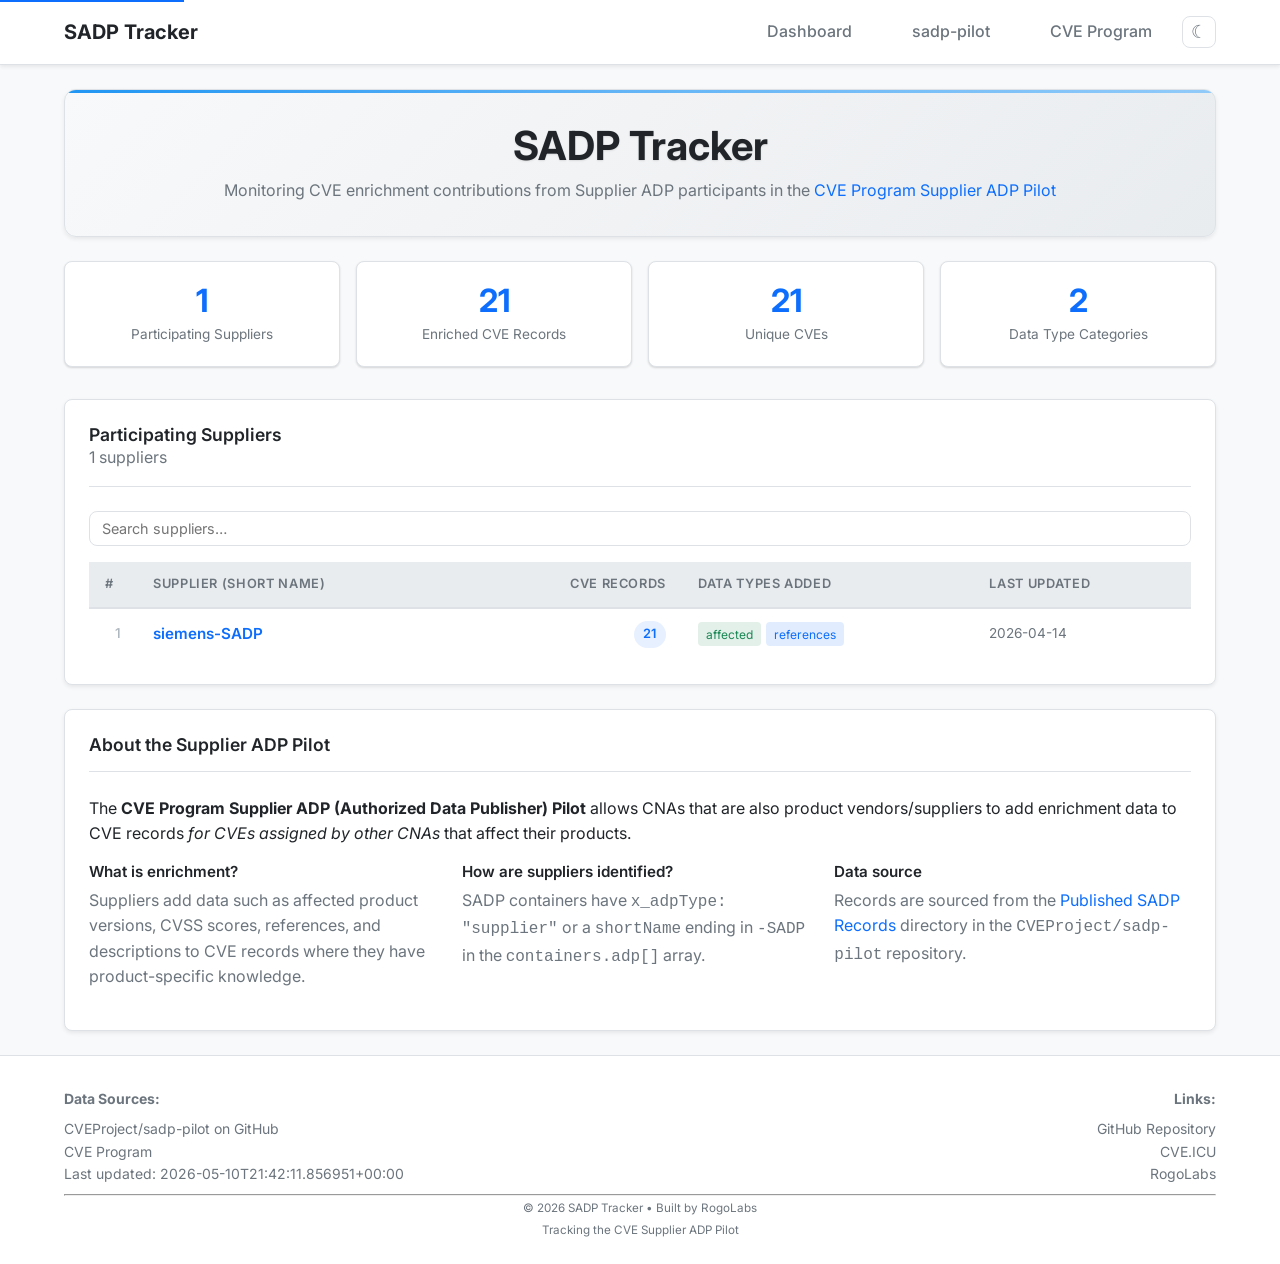
<file: index.html>
<!DOCTYPE html>
<html lang="en">
<head>
    <meta charset="UTF-8">
    <meta name="viewport" content="width=device-width, initial-scale=1.0, maximum-scale=5.0, user-scalable=yes, viewport-fit=cover">
    <title>SADP Tracker - Supplier ADP Pilot Dashboard</title>

    <!-- Google Fonts - Inter -->
    <link rel="preconnect" href="https://fonts.googleapis.com">
    <link rel="preconnect" href="https://fonts.gstatic.com" crossorigin>
    <link href="https://fonts.googleapis.com/css2?family=Inter:wght@300;400;500;600;700&display=swap" rel="stylesheet">

    <!-- Preload critical assets -->
    <link rel="preload" href="static/css/style.css" as="style">

    <!-- Stylesheet -->
    <link rel="stylesheet" href="static/css/style.css">

    <!-- SEO -->
    <meta name="robots" content="index, follow">

    <!-- Meta tags for SEO -->
    <meta name="description" content="Dashboard tracking CVE enrichment from Supplier ADP (SADP) participants in the CVE Program Supplier ADP Pilot.">
    <meta name="keywords" content="CVE, SADP, supplier, ADP, CNA, vulnerability, enrichment, pilot">
    <meta name="author" content="RogoLabs">

    <!-- Mobile-specific meta tags -->
    <meta name="theme-color" content="#0d6efd">
    <meta name="apple-mobile-web-app-capable" content="yes">
    <meta name="apple-mobile-web-app-status-bar-style" content="default">
    <meta name="apple-mobile-web-app-title" content="SADP Tracker">
    <meta name="format-detection" content="telephone=no">

    <!-- Open Graph tags -->
    <meta property="og:title" content="SADP Tracker - CVE Supplier ADP Pilot Dashboard">
    <meta property="og:description" content="Track CVE enrichment contributions from Supplier ADP participants in the CVE Program pilot.">
    <meta property="og:type" content="website">
    <meta property="og:url" content="https://rogolabs.github.io/SADP-Tracker">
    <meta property="og:image" content="https://rogolabs.github.io/SADP-Tracker/static/images/logo.png">
</head>
<body>
    <!-- Apply saved theme before render to prevent flash -->
    <script>
        (function() {
            var theme = localStorage.getItem('sadp-tracker-theme');
            var preferLight = theme === 'light' || (!theme && window.matchMedia('(prefers-color-scheme: light)').matches);
            if (!preferLight) document.documentElement.setAttribute('data-theme', 'dark');
        })();
    </script>
    <a href="#main-content" class="skip-link">Skip to main content</a>
    <!-- Header and Navigation -->
    <header class="header">
        <div class="nav-container">
            <a href="index.html" class="logo">
                SADP Tracker
            </a>

            <nav class="nav">
                <ul class="nav-menu">
                    <li><a href="index.html">Dashboard</a></li>
                    <li><a href="https://github.com/CVEProject/sadp-pilot" target="_blank" rel="noopener">sadp-pilot</a></li>
                    <li><a href="https://www.cve.org/" target="_blank" rel="noopener">CVE Program</a></li>
                </ul>
                <button class="theme-toggle" id="themeToggle" aria-label="Toggle dark mode" aria-live="polite" title="Toggle dark mode">
                    <span id="themeIcon">&#9790;</span>
                </button>
                <button class="nav-toggle" aria-label="Toggle navigation" aria-expanded="false">
                    <span></span>
                    <span></span>
                    <span></span>
                </button>
            </nav>
        </div>
    </header>

    <!-- Main Content -->
    <main id="main-content" class="container">
        
<style>
.stats-grid {
    display: grid;
    grid-template-columns: repeat(4, 1fr);
    gap: 1rem;
    margin-bottom: 2rem;
}

@media (max-width: 992px) {
    .stats-grid {
        grid-template-columns: repeat(2, 1fr);
    }
}

@media (max-width: 576px) {
    .stats-grid {
        grid-template-columns: 1fr 1fr;
    }
}

.stat-card {
    background: var(--color-bg-content);
    border: 1px solid var(--color-border);
    border-radius: var(--border-radius);
    padding: 1.25rem;
    text-align: center;
}

.stat-card .number {
    font-size: 2rem;
    font-weight: var(--font-weight-bold);
    color: var(--color-primary);
    line-height: 1.2;
}

.stat-card .label {
    font-size: 0.85rem;
    color: var(--color-text-secondary);
    margin-top: 0.25rem;
}

.supplier-table-wrap {
    overflow-x: auto;
}

.supplier-table {
    width: 100%;
    border-collapse: collapse;
    font-size: 0.95rem;
}

.supplier-table th {
    background: var(--color-bg-secondary);
    color: var(--color-text-secondary);
    font-weight: var(--font-weight-semibold);
    font-size: 0.8rem;
    text-transform: uppercase;
    letter-spacing: 0.05em;
    padding: 0.75rem 1rem;
    text-align: left;
    border-bottom: 2px solid var(--color-border);
    white-space: nowrap;
}

.supplier-table td {
    padding: 0.75rem 1rem;
    border-bottom: 1px solid var(--color-border);
    vertical-align: middle;
}

.supplier-table tr:last-child td {
    border-bottom: none;
}

.supplier-table tbody tr:hover {
    background: var(--color-bg-hover);
}

.supplier-link {
    font-weight: var(--font-weight-semibold);
    color: var(--color-primary);
    text-decoration: none;
}

.supplier-link:hover {
    text-decoration: underline;
}

.badge-count {
    display: inline-block;
    background: var(--color-primary-light);
    color: var(--color-primary);
    font-size: 0.8rem;
    font-weight: var(--font-weight-semibold);
    padding: 0.2rem 0.6rem;
    border-radius: 9999px;
}

.data-type-tags {
    display: flex;
    flex-wrap: wrap;
    gap: 0.3rem;
}

.data-type-tag {
    font-size: 0.75rem;
    padding: 0.15rem 0.5rem;
    border-radius: 0.25rem;
    background: var(--color-bg-secondary);
    color: var(--color-text-secondary);
    white-space: nowrap;
}

.data-type-tag.affected { background: rgba(25, 135, 84, 0.12); color: var(--color-success); }
.data-type-tag.references { background: rgba(13, 110, 253, 0.12); color: var(--color-primary); }
.data-type-tag.metrics { background: rgba(255, 193, 7, 0.15); color: #b38f00; }
.data-type-tag.descriptions { background: rgba(23, 162, 184, 0.12); color: var(--color-info); }

[data-theme="dark"] .data-type-tag.metrics { color: var(--color-warning); }

.search-bar {
    display: flex;
    gap: 0.75rem;
    margin-bottom: 1rem;
    flex-wrap: wrap;
}

.search-input {
    flex: 1;
    min-width: 200px;
    padding: 0.5rem 0.75rem;
    border: 1px solid var(--color-border);
    border-radius: var(--border-radius);
    background: var(--color-bg-content);
    color: var(--color-text-primary);
    font-size: 0.9rem;
    font-family: var(--font-family);
}

.search-input:focus {
    outline: none;
    border-color: var(--color-primary);
    box-shadow: 0 0 0 3px var(--color-primary-light);
}

.rank-num {
    font-size: 0.85rem;
    color: var(--color-text-muted);
    font-weight: var(--font-weight-medium);
    min-width: 2rem;
    text-align: right;
}
</style>

<!-- Hero Section -->
<div class="page-header mb-4 text-center">
    <h1 class="display-4 mb-2">SADP Tracker</h1>
    <p class="text-muted">
        Monitoring CVE enrichment contributions from Supplier ADP participants in the
        <a href="https://github.com/CVEProject/sadp-pilot" target="_blank" rel="noopener">CVE Program Supplier ADP Pilot</a>
    </p>
</div>

<!-- Summary Stats -->
<div class="stats-grid">
    <div class="stat-card">
        <div class="number">1</div>
        <div class="label">Participating Suppliers</div>
    </div>
    <div class="stat-card">
        <div class="number">21</div>
        <div class="label">Enriched CVE Records</div>
    </div>
    <div class="stat-card">
        <div class="number">21</div>
        <div class="label">Unique CVEs</div>
    </div>
    <div class="stat-card">
        <div class="number">2</div>
        <div class="label">Data Type Categories</div>
    </div>
</div>

<!-- Supplier Table -->
<div class="card mb-4">
    <div class="card-header d-flex justify-content-between align-items-center">
        <h2 class="card-title mb-0" style="font-size: 1.1rem;">Participating Suppliers</h2>
        <span class="text-muted small">1 suppliers</span>
    </div>
    <div class="card-body">
        <div class="search-bar">
            <input type="text" id="supplierSearch" class="search-input" placeholder="Search suppliers…" aria-label="Search suppliers">
        </div>
        <div class="supplier-table-wrap">
            <table class="supplier-table" id="supplierTable">
                <thead>
                    <tr>
                        <th style="width: 3rem;">#</th>
                        <th>Supplier (Short Name)</th>
                        <th style="text-align: right;">CVE Records</th>
                        <th>Data Types Added</th>
                        <th>Last Updated</th>
                    </tr>
                </thead>
                <tbody>
                    
                    <tr class="supplier-row">
                        <td class="rank-num">1</td>
                        <td>
                            <a href="supplier/siemens-sadp.html" class="supplier-link">
                                siemens-SADP
                            </a>
                        </td>
                        <td style="text-align: right;">
                            <span class="badge-count">21</span>
                        </td>
                        <td>
                            <div class="data-type-tags">
                                
                                <span class="data-type-tag affected">affected</span>
                                
                                <span class="data-type-tag references">references</span>
                                
                            </div>
                        </td>
                        <td style="white-space: nowrap; color: var(--color-text-secondary); font-size: 0.85rem;">
                            2026-04-14
                        </td>
                    </tr>
                    
                </tbody>
            </table>
        </div>
    </div>
</div>

<!-- About Section -->
<div class="card mb-4">
    <div class="card-header">
        <h2 class="card-title mb-0" style="font-size: 1.1rem;">About the Supplier ADP Pilot</h2>
    </div>
    <div class="card-body">
        <p>
            The <strong>CVE Program Supplier ADP (Authorized Data Publisher) Pilot</strong> allows CNAs that are
            also product vendors/suppliers to add enrichment data to CVE records <em>for CVEs assigned by other CNAs</em>
            that affect their products.
        </p>
        <div style="display: grid; grid-template-columns: repeat(auto-fit, minmax(220px, 1fr)); gap: 1rem; margin: 1rem 0;">
            <div>
                <h5 style="font-size: 0.95rem; margin-bottom: 0.4rem;">What is enrichment?</h5>
                <p class="text-muted small">
                    Suppliers add data such as affected product versions, CVSS scores, references, and descriptions
                    to CVE records where they have product-specific knowledge.
                </p>
            </div>
            <div>
                <h5 style="font-size: 0.95rem; margin-bottom: 0.4rem;">How are suppliers identified?</h5>
                <p class="text-muted small">
                    SADP containers have <code>x_adpType: "supplier"</code> or a <code>shortName</code>
                    ending in <code>-SADP</code> in the <code>containers.adp[]</code> array.
                </p>
            </div>
            <div>
                <h5 style="font-size: 0.95rem; margin-bottom: 0.4rem;">Data source</h5>
                <p class="text-muted small">
                    Records are sourced from the
                    <a href="https://github.com/CVEProject/sadp-pilot/tree/main/Published%20SADP%20Records" target="_blank" rel="noopener">
                        Published SADP Records
                    </a>
                    directory in the <code>CVEProject/sadp-pilot</code> repository.
                </p>
            </div>
        </div>
    </div>
</div>


    </main>

    <!-- Footer -->
    <footer class="footer">
        <div class="container">
            <div style="display: flex; flex-wrap: wrap; gap: 2rem; justify-content: space-between;">
                <div style="flex: 1; min-width: 200px;">
                    <p class="mb-1"><strong>Data Sources:</strong></p>
                    <p class="text-muted small mb-0">
                        <a href="https://github.com/CVEProject/sadp-pilot" target="_blank" rel="noopener" class="text-decoration-none">CVEProject/sadp-pilot on GitHub</a><br>
                        <a href="https://www.cve.org/" target="_blank" rel="noopener" class="text-decoration-none">CVE Program</a><br>
                        Last updated: <span id="lastUpdated">2026-05-10T21:42:11.856951+00:00</span>
                    </p>
                </div>
                <div style="flex: 1; min-width: 200px; text-align: right;">
                    <p class="mb-1"><strong>Links:</strong></p>
                    <p class="text-muted small mb-0">
                        <a href="https://github.com/RogoLabs/SADP-Tracker" target="_blank" rel="noopener" class="text-decoration-none">GitHub Repository</a><br>
                        <a href="https://cve.icu" target="_blank" rel="noopener" class="text-decoration-none">CVE.ICU</a><br>
                        <a href="https://rogolabs.net" target="_blank" rel="noopener" class="text-decoration-none">RogoLabs</a>
                    </p>
                </div>
            </div>
            <hr class="my-2">
            <div class="text-center">
                <small class="text-muted">
                    &copy; 2026 SADP Tracker &bull; Built by <a href="https://rogolabs.net" target="_blank" rel="noopener" class="text-decoration-none">RogoLabs</a><br>
                    Tracking the <a href="https://github.com/CVEProject/sadp-pilot" target="_blank" rel="noopener" class="text-decoration-none">CVE Supplier ADP Pilot</a>
                </small>
            </div>
        </div>
    </footer>

    
<script>
// Simple client-side search for the supplier table
document.addEventListener('DOMContentLoaded', function() {
    const searchInput = document.getElementById('supplierSearch');
    const rows = document.querySelectorAll('#supplierTable .supplier-row');

    if (!searchInput) return;

    searchInput.addEventListener('input', function() {
        const query = this.value.toLowerCase().trim();
        let visibleIdx = 0;
        rows.forEach(function(row) {
            const text = row.textContent.toLowerCase();
            const match = !query || text.includes(query);
            row.style.display = match ? '' : 'none';
            if (match) {
                visibleIdx++;
                const rankCell = row.querySelector('.rank-num');
                if (rankCell) rankCell.textContent = visibleIdx;
            }
        });
    });
});
</script>


    <!-- Theme toggle script -->
    <script>
    document.addEventListener('DOMContentLoaded', function() {
        const themeToggle = document.getElementById('themeToggle');
        const themeIcon = document.getElementById('themeIcon');
        const html = document.documentElement;

        function applyTheme(isDark) {
            if (isDark) {
                html.setAttribute('data-theme', 'dark');
                themeIcon.innerHTML = '&#9728;';
                themeToggle.setAttribute('title', 'Switch to light mode');
            } else {
                html.removeAttribute('data-theme');
                themeIcon.innerHTML = '&#9790;';
                themeToggle.setAttribute('title', 'Switch to dark mode');
            }
        }

        // Initialize icon based on current theme
        applyTheme(html.getAttribute('data-theme') === 'dark');

        themeToggle.addEventListener('click', function() {
            const isDark = html.getAttribute('data-theme') === 'dark';
            const newIsDark = !isDark;
            applyTheme(newIsDark);
            localStorage.setItem('sadp-tracker-theme', newIsDark ? 'dark' : 'light');
        });

        // Mobile navigation toggle
        const navToggle = document.querySelector('.nav-toggle');
        const navMenu = document.querySelector('.nav-menu');

        if (navToggle && navMenu) {
            navToggle.addEventListener('click', function() {
                navMenu.classList.toggle('active');
                if (navMenu.classList.contains('active')) {
                    document.body.style.overflow = 'hidden';
                    navToggle.setAttribute('aria-expanded', 'true');
                } else {
                    document.body.style.overflow = '';
                    navToggle.setAttribute('aria-expanded', 'false');
                }
            });

            document.addEventListener('click', function(event) {
                const isClickInside = navToggle.contains(event.target) || navMenu.contains(event.target);
                if (!isClickInside && navMenu.classList.contains('active')) {
                    navMenu.classList.remove('active');
                    document.body.style.overflow = '';
                    navToggle.setAttribute('aria-expanded', 'false');
                }
            });

            const navLinks = navMenu.querySelectorAll('a');
            navLinks.forEach(function(link) {
                link.addEventListener('click', function() {
                    navMenu.classList.remove('active');
                    document.body.style.overflow = '';
                    navToggle.setAttribute('aria-expanded', 'false');
                });
            });
        }
    });
    </script>
</body>
</html>
</file>
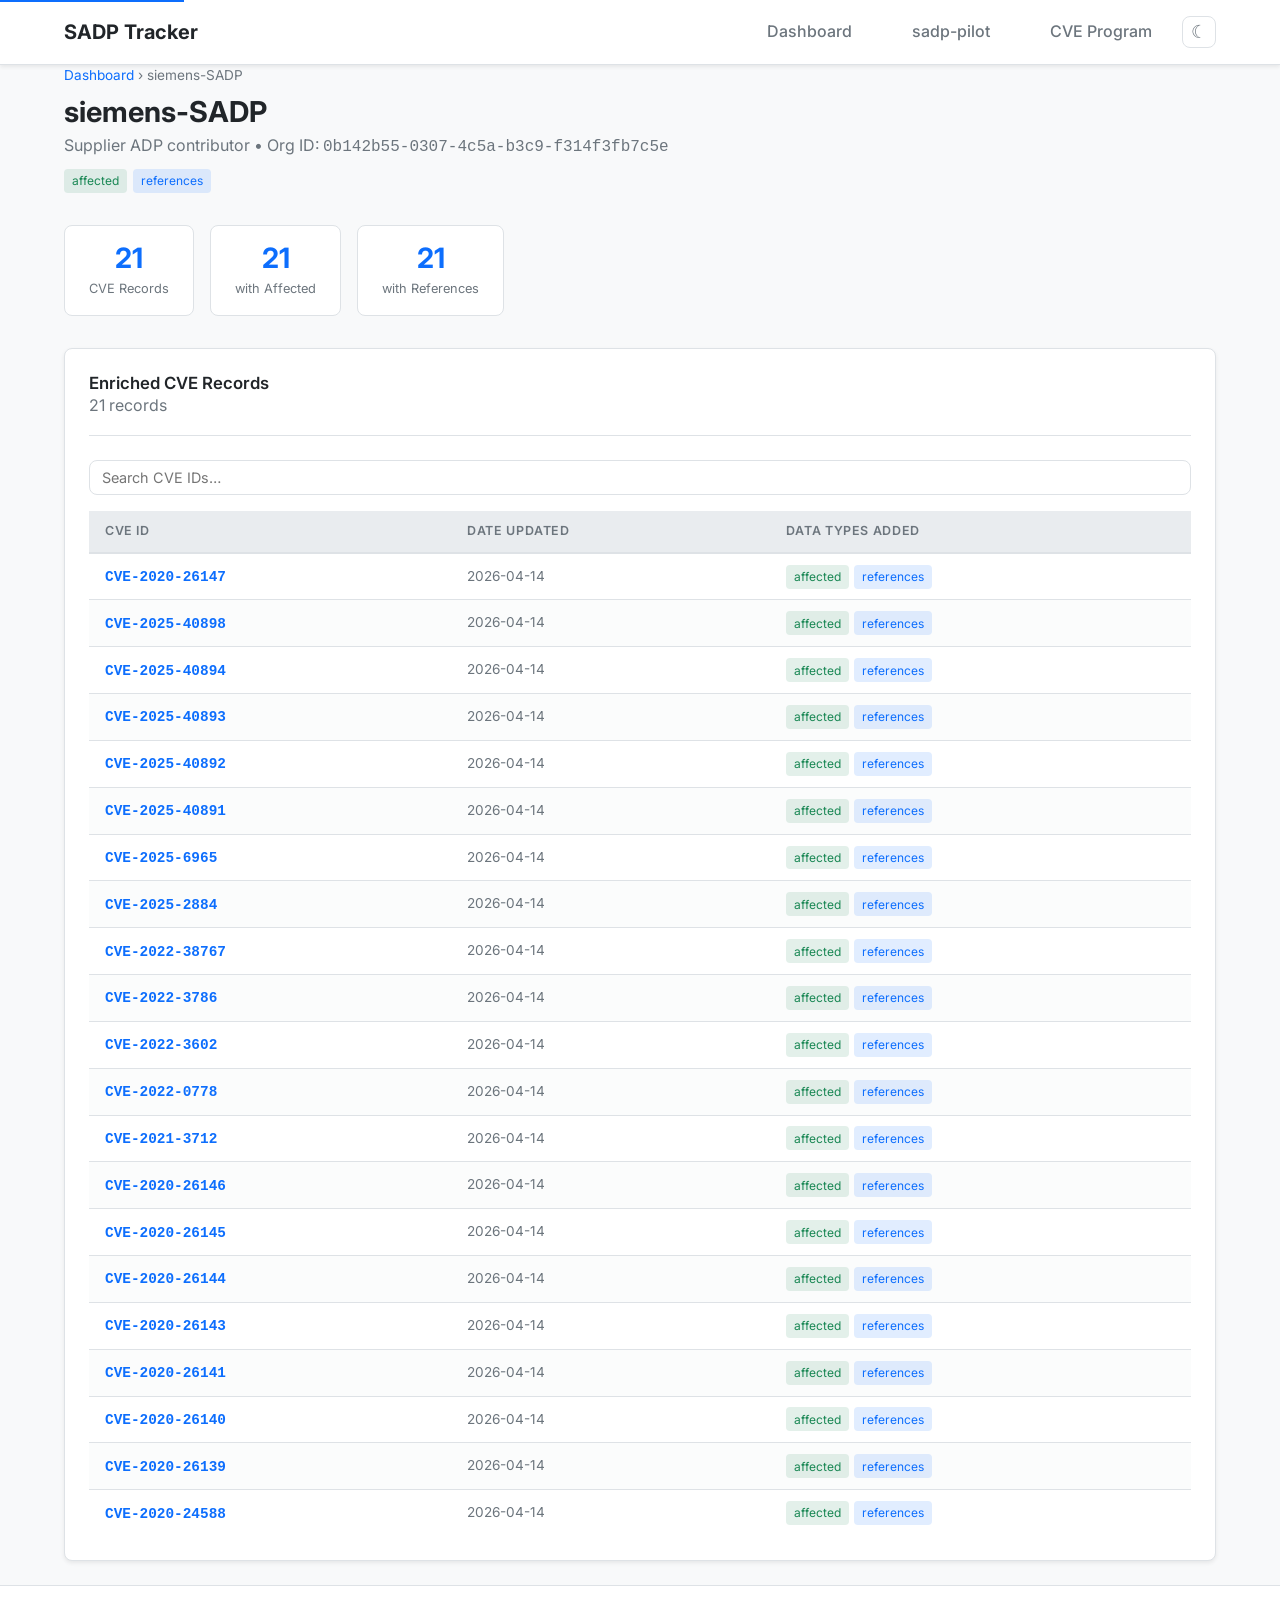
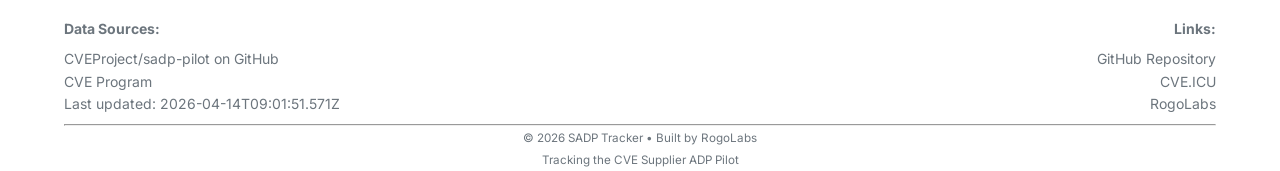
<file: supplier/siemens-sadp.html>
<!DOCTYPE html>
<html lang="en">
<head>
    <meta charset="UTF-8">
    <meta name="viewport" content="width=device-width, initial-scale=1.0, maximum-scale=5.0, user-scalable=yes, viewport-fit=cover">
    <title>siemens-SADP - SADP Tracker</title>

    <!-- Google Fonts - Inter -->
    <link rel="preconnect" href="https://fonts.googleapis.com">
    <link rel="preconnect" href="https://fonts.gstatic.com" crossorigin>
    <link href="https://fonts.googleapis.com/css2?family=Inter:wght@300;400;500;600;700&display=swap" rel="stylesheet">

    <!-- Preload critical assets -->
    <link rel="preload" href="../static/css/style.css" as="style">

    <!-- Stylesheet -->
    <link rel="stylesheet" href="../static/css/style.css">

    <!-- SEO -->
    <meta name="robots" content="index, follow">

    <!-- Meta tags for SEO -->
    <meta name="description" content="CVE enrichment contributions by siemens-SADP in the CVE Supplier ADP Pilot. 21 records enriched.">
    <meta name="keywords" content="CVE, SADP, supplier, ADP, CNA, vulnerability, enrichment, pilot">
    <meta name="author" content="RogoLabs">

    <!-- Mobile-specific meta tags -->
    <meta name="theme-color" content="#0d6efd">
    <meta name="apple-mobile-web-app-capable" content="yes">
    <meta name="apple-mobile-web-app-status-bar-style" content="default">
    <meta name="apple-mobile-web-app-title" content="SADP Tracker">
    <meta name="format-detection" content="telephone=no">

    <!-- Open Graph tags -->
    <meta property="og:title" content="siemens-SADP – SADP Tracker">
    <meta property="og:description" content="siemens-SADP has enriched 21 CVE records in the Supplier ADP Pilot.">
    <meta property="og:type" content="website">
    <meta property="og:url" content="https://rogolabs.github.io/SADP-Tracker">
    <meta property="og:image" content="https://rogolabs.github.io/SADP-Tracker/static/images/logo.png">
</head>
<body>
    <!-- Apply saved theme before render to prevent flash -->
    <script>
        (function() {
            var theme = localStorage.getItem('sadp-tracker-theme');
            var preferLight = theme === 'light' || (!theme && window.matchMedia('(prefers-color-scheme: light)').matches);
            if (!preferLight) document.documentElement.setAttribute('data-theme', 'dark');
        })();
    </script>
    <a href="#main-content" class="skip-link">Skip to main content</a>
    <!-- Header and Navigation -->
    <header class="header">
        <div class="nav-container">
            <a href="../index.html" class="logo">
                SADP Tracker
            </a>

            <nav class="nav">
                <ul class="nav-menu">
                    <li><a href="../index.html">Dashboard</a></li>
                    <li><a href="https://github.com/CVEProject/sadp-pilot" target="_blank" rel="noopener">sadp-pilot</a></li>
                    <li><a href="https://www.cve.org/" target="_blank" rel="noopener">CVE Program</a></li>
                </ul>
                <button class="theme-toggle" id="themeToggle" aria-label="Toggle dark mode" aria-live="polite" title="Toggle dark mode">
                    <span id="themeIcon">&#9790;</span>
                </button>
                <button class="nav-toggle" aria-label="Toggle navigation" aria-expanded="false">
                    <span></span>
                    <span></span>
                    <span></span>
                </button>
            </nav>
        </div>
    </header>

    <!-- Main Content -->
    <main id="main-content" class="container">
        
<style>
.supplier-header {
    display: flex;
    align-items: flex-start;
    gap: 1.5rem;
    margin-bottom: 2rem;
    flex-wrap: wrap;
}

.supplier-header-info {
    flex: 1;
    min-width: 0;
}

.breadcrumb {
    font-size: 0.85rem;
    color: var(--color-text-secondary);
    margin-bottom: 0.5rem;
}

.breadcrumb a {
    color: var(--color-primary);
    text-decoration: none;
}

.breadcrumb a:hover {
    text-decoration: underline;
}

.stats-row {
    display: flex;
    gap: 1rem;
    flex-wrap: wrap;
    margin-bottom: 2rem;
}

.stat-pill {
    background: var(--color-bg-content);
    border: 1px solid var(--color-border);
    border-radius: var(--border-radius);
    padding: 1rem 1.5rem;
    text-align: center;
    min-width: 120px;
}

.stat-pill .number {
    font-size: 1.75rem;
    font-weight: var(--font-weight-bold);
    color: var(--color-primary);
    line-height: 1.2;
}

.stat-pill .label {
    font-size: 0.8rem;
    color: var(--color-text-secondary);
    margin-top: 0.2rem;
}

.cve-table-wrap {
    overflow-x: auto;
}

.cve-table {
    width: 100%;
    border-collapse: collapse;
    font-size: 0.9rem;
}

.cve-table th {
    background: var(--color-bg-secondary);
    color: var(--color-text-secondary);
    font-weight: var(--font-weight-semibold);
    font-size: 0.78rem;
    text-transform: uppercase;
    letter-spacing: 0.05em;
    padding: 0.65rem 1rem;
    text-align: left;
    border-bottom: 2px solid var(--color-border);
    white-space: nowrap;
}

.cve-table td {
    padding: 0.65rem 1rem;
    border-bottom: 1px solid var(--color-border);
    vertical-align: middle;
}

.cve-table tr:last-child td {
    border-bottom: none;
}

.cve-table tbody tr:hover {
    background: var(--color-bg-hover);
}

.cve-id-link {
    font-weight: var(--font-weight-semibold);
    color: var(--color-primary);
    text-decoration: none;
    font-family: monospace;
    font-size: 0.9rem;
}

.cve-id-link:hover {
    text-decoration: underline;
}

.data-type-tags {
    display: flex;
    flex-wrap: wrap;
    gap: 0.3rem;
}

.data-type-tag {
    font-size: 0.75rem;
    padding: 0.15rem 0.5rem;
    border-radius: 0.25rem;
    background: var(--color-bg-secondary);
    color: var(--color-text-secondary);
    white-space: nowrap;
}

.data-type-tag.affected { background: rgba(25, 135, 84, 0.12); color: var(--color-success); }
.data-type-tag.references { background: rgba(13, 110, 253, 0.12); color: var(--color-primary); }
.data-type-tag.metrics { background: rgba(255, 193, 7, 0.15); color: #b38f00; }
.data-type-tag.descriptions { background: rgba(23, 162, 184, 0.12); color: var(--color-info); }

[data-theme="dark"] .data-type-tag.metrics { color: var(--color-warning); }

.search-bar {
    display: flex;
    gap: 0.75rem;
    margin-bottom: 1rem;
    flex-wrap: wrap;
}

.search-input {
    flex: 1;
    min-width: 200px;
    padding: 0.5rem 0.75rem;
    border: 1px solid var(--color-border);
    border-radius: var(--border-radius);
    background: var(--color-bg-content);
    color: var(--color-text-primary);
    font-size: 0.9rem;
    font-family: var(--font-family);
}

.search-input:focus {
    outline: none;
    border-color: var(--color-primary);
    box-shadow: 0 0 0 3px var(--color-primary-light);
}

.all-data-types-row {
    display: flex;
    flex-wrap: wrap;
    gap: 0.4rem;
    margin-top: 0.5rem;
}
</style>

<!-- Breadcrumb -->
<div class="breadcrumb">
    <a href="../index.html">Dashboard</a> &rsaquo; siemens-SADP
</div>

<!-- Supplier Header -->
<div class="supplier-header">
    <div class="supplier-header-info">
        <h1 style="font-size: 1.8rem; font-weight: var(--font-weight-bold); margin-bottom: 0.25rem;">
            siemens-SADP
        </h1>
        <p class="text-muted" style="margin-bottom: 0.5rem;">
            Supplier ADP contributor &bull; Org ID: <code>0b142b55-0307-4c5a-b3c9-f314f3fb7c5e</code>
        </p>
        
        <div class="all-data-types-row">
            
            <span class="data-type-tag affected">affected</span>
            
            <span class="data-type-tag references">references</span>
            
        </div>
        
    </div>
</div>

<!-- Stats Row -->
<div class="stats-row">
    <div class="stat-pill">
        <div class="number">21</div>
        <div class="label">CVE Records</div>
    </div>
    
    <div class="stat-pill">
        <div class="number">21</div>
        <div class="label">with Affected</div>
    </div>
    
    
    <div class="stat-pill">
        <div class="number">21</div>
        <div class="label">with References</div>
    </div>
    
    
    
</div>

<!-- CVE Table -->
<div class="card mb-4">
    <div class="card-header d-flex justify-content-between align-items-center">
        <h2 class="card-title mb-0" style="font-size: 1.05rem;">Enriched CVE Records</h2>
        <span class="text-muted small">21 records</span>
    </div>
    <div class="card-body">
        <div class="search-bar">
            <input type="text" id="cveSearch" class="search-input" placeholder="Search CVE IDs…" aria-label="Search CVE IDs">
        </div>
        <div class="cve-table-wrap">
            <table class="cve-table" id="cveTable">
                <thead>
                    <tr>
                        <th>CVE ID</th>
                        <th>Date Updated</th>
                        <th>Data Types Added</th>
                    </tr>
                </thead>
                <tbody>
                    
                    <tr class="cve-row">
                        <td>
                            <a href="https://www.cve.org/CVERecord?id=CVE-2020-26147" target="_blank" rel="noopener"
                               class="cve-id-link">CVE-2020-26147</a>
                        </td>
                        <td style="white-space: nowrap; color: var(--color-text-secondary); font-size: 0.85rem;">
                            2026-04-14
                        </td>
                        <td>
                            <div class="data-type-tags">
                                
                                <span class="data-type-tag affected">affected</span>
                                
                                <span class="data-type-tag references">references</span>
                                
                            </div>
                        </td>
                    </tr>
                    
                    <tr class="cve-row">
                        <td>
                            <a href="https://www.cve.org/CVERecord?id=CVE-2025-40898" target="_blank" rel="noopener"
                               class="cve-id-link">CVE-2025-40898</a>
                        </td>
                        <td style="white-space: nowrap; color: var(--color-text-secondary); font-size: 0.85rem;">
                            2026-04-14
                        </td>
                        <td>
                            <div class="data-type-tags">
                                
                                <span class="data-type-tag affected">affected</span>
                                
                                <span class="data-type-tag references">references</span>
                                
                            </div>
                        </td>
                    </tr>
                    
                    <tr class="cve-row">
                        <td>
                            <a href="https://www.cve.org/CVERecord?id=CVE-2025-40894" target="_blank" rel="noopener"
                               class="cve-id-link">CVE-2025-40894</a>
                        </td>
                        <td style="white-space: nowrap; color: var(--color-text-secondary); font-size: 0.85rem;">
                            2026-04-14
                        </td>
                        <td>
                            <div class="data-type-tags">
                                
                                <span class="data-type-tag affected">affected</span>
                                
                                <span class="data-type-tag references">references</span>
                                
                            </div>
                        </td>
                    </tr>
                    
                    <tr class="cve-row">
                        <td>
                            <a href="https://www.cve.org/CVERecord?id=CVE-2025-40893" target="_blank" rel="noopener"
                               class="cve-id-link">CVE-2025-40893</a>
                        </td>
                        <td style="white-space: nowrap; color: var(--color-text-secondary); font-size: 0.85rem;">
                            2026-04-14
                        </td>
                        <td>
                            <div class="data-type-tags">
                                
                                <span class="data-type-tag affected">affected</span>
                                
                                <span class="data-type-tag references">references</span>
                                
                            </div>
                        </td>
                    </tr>
                    
                    <tr class="cve-row">
                        <td>
                            <a href="https://www.cve.org/CVERecord?id=CVE-2025-40892" target="_blank" rel="noopener"
                               class="cve-id-link">CVE-2025-40892</a>
                        </td>
                        <td style="white-space: nowrap; color: var(--color-text-secondary); font-size: 0.85rem;">
                            2026-04-14
                        </td>
                        <td>
                            <div class="data-type-tags">
                                
                                <span class="data-type-tag affected">affected</span>
                                
                                <span class="data-type-tag references">references</span>
                                
                            </div>
                        </td>
                    </tr>
                    
                    <tr class="cve-row">
                        <td>
                            <a href="https://www.cve.org/CVERecord?id=CVE-2025-40891" target="_blank" rel="noopener"
                               class="cve-id-link">CVE-2025-40891</a>
                        </td>
                        <td style="white-space: nowrap; color: var(--color-text-secondary); font-size: 0.85rem;">
                            2026-04-14
                        </td>
                        <td>
                            <div class="data-type-tags">
                                
                                <span class="data-type-tag affected">affected</span>
                                
                                <span class="data-type-tag references">references</span>
                                
                            </div>
                        </td>
                    </tr>
                    
                    <tr class="cve-row">
                        <td>
                            <a href="https://www.cve.org/CVERecord?id=CVE-2025-6965" target="_blank" rel="noopener"
                               class="cve-id-link">CVE-2025-6965</a>
                        </td>
                        <td style="white-space: nowrap; color: var(--color-text-secondary); font-size: 0.85rem;">
                            2026-04-14
                        </td>
                        <td>
                            <div class="data-type-tags">
                                
                                <span class="data-type-tag affected">affected</span>
                                
                                <span class="data-type-tag references">references</span>
                                
                            </div>
                        </td>
                    </tr>
                    
                    <tr class="cve-row">
                        <td>
                            <a href="https://www.cve.org/CVERecord?id=CVE-2025-2884" target="_blank" rel="noopener"
                               class="cve-id-link">CVE-2025-2884</a>
                        </td>
                        <td style="white-space: nowrap; color: var(--color-text-secondary); font-size: 0.85rem;">
                            2026-04-14
                        </td>
                        <td>
                            <div class="data-type-tags">
                                
                                <span class="data-type-tag affected">affected</span>
                                
                                <span class="data-type-tag references">references</span>
                                
                            </div>
                        </td>
                    </tr>
                    
                    <tr class="cve-row">
                        <td>
                            <a href="https://www.cve.org/CVERecord?id=CVE-2022-38767" target="_blank" rel="noopener"
                               class="cve-id-link">CVE-2022-38767</a>
                        </td>
                        <td style="white-space: nowrap; color: var(--color-text-secondary); font-size: 0.85rem;">
                            2026-04-14
                        </td>
                        <td>
                            <div class="data-type-tags">
                                
                                <span class="data-type-tag affected">affected</span>
                                
                                <span class="data-type-tag references">references</span>
                                
                            </div>
                        </td>
                    </tr>
                    
                    <tr class="cve-row">
                        <td>
                            <a href="https://www.cve.org/CVERecord?id=CVE-2022-3786" target="_blank" rel="noopener"
                               class="cve-id-link">CVE-2022-3786</a>
                        </td>
                        <td style="white-space: nowrap; color: var(--color-text-secondary); font-size: 0.85rem;">
                            2026-04-14
                        </td>
                        <td>
                            <div class="data-type-tags">
                                
                                <span class="data-type-tag affected">affected</span>
                                
                                <span class="data-type-tag references">references</span>
                                
                            </div>
                        </td>
                    </tr>
                    
                    <tr class="cve-row">
                        <td>
                            <a href="https://www.cve.org/CVERecord?id=CVE-2022-3602" target="_blank" rel="noopener"
                               class="cve-id-link">CVE-2022-3602</a>
                        </td>
                        <td style="white-space: nowrap; color: var(--color-text-secondary); font-size: 0.85rem;">
                            2026-04-14
                        </td>
                        <td>
                            <div class="data-type-tags">
                                
                                <span class="data-type-tag affected">affected</span>
                                
                                <span class="data-type-tag references">references</span>
                                
                            </div>
                        </td>
                    </tr>
                    
                    <tr class="cve-row">
                        <td>
                            <a href="https://www.cve.org/CVERecord?id=CVE-2022-0778" target="_blank" rel="noopener"
                               class="cve-id-link">CVE-2022-0778</a>
                        </td>
                        <td style="white-space: nowrap; color: var(--color-text-secondary); font-size: 0.85rem;">
                            2026-04-14
                        </td>
                        <td>
                            <div class="data-type-tags">
                                
                                <span class="data-type-tag affected">affected</span>
                                
                                <span class="data-type-tag references">references</span>
                                
                            </div>
                        </td>
                    </tr>
                    
                    <tr class="cve-row">
                        <td>
                            <a href="https://www.cve.org/CVERecord?id=CVE-2021-3712" target="_blank" rel="noopener"
                               class="cve-id-link">CVE-2021-3712</a>
                        </td>
                        <td style="white-space: nowrap; color: var(--color-text-secondary); font-size: 0.85rem;">
                            2026-04-14
                        </td>
                        <td>
                            <div class="data-type-tags">
                                
                                <span class="data-type-tag affected">affected</span>
                                
                                <span class="data-type-tag references">references</span>
                                
                            </div>
                        </td>
                    </tr>
                    
                    <tr class="cve-row">
                        <td>
                            <a href="https://www.cve.org/CVERecord?id=CVE-2020-26146" target="_blank" rel="noopener"
                               class="cve-id-link">CVE-2020-26146</a>
                        </td>
                        <td style="white-space: nowrap; color: var(--color-text-secondary); font-size: 0.85rem;">
                            2026-04-14
                        </td>
                        <td>
                            <div class="data-type-tags">
                                
                                <span class="data-type-tag affected">affected</span>
                                
                                <span class="data-type-tag references">references</span>
                                
                            </div>
                        </td>
                    </tr>
                    
                    <tr class="cve-row">
                        <td>
                            <a href="https://www.cve.org/CVERecord?id=CVE-2020-26145" target="_blank" rel="noopener"
                               class="cve-id-link">CVE-2020-26145</a>
                        </td>
                        <td style="white-space: nowrap; color: var(--color-text-secondary); font-size: 0.85rem;">
                            2026-04-14
                        </td>
                        <td>
                            <div class="data-type-tags">
                                
                                <span class="data-type-tag affected">affected</span>
                                
                                <span class="data-type-tag references">references</span>
                                
                            </div>
                        </td>
                    </tr>
                    
                    <tr class="cve-row">
                        <td>
                            <a href="https://www.cve.org/CVERecord?id=CVE-2020-26144" target="_blank" rel="noopener"
                               class="cve-id-link">CVE-2020-26144</a>
                        </td>
                        <td style="white-space: nowrap; color: var(--color-text-secondary); font-size: 0.85rem;">
                            2026-04-14
                        </td>
                        <td>
                            <div class="data-type-tags">
                                
                                <span class="data-type-tag affected">affected</span>
                                
                                <span class="data-type-tag references">references</span>
                                
                            </div>
                        </td>
                    </tr>
                    
                    <tr class="cve-row">
                        <td>
                            <a href="https://www.cve.org/CVERecord?id=CVE-2020-26143" target="_blank" rel="noopener"
                               class="cve-id-link">CVE-2020-26143</a>
                        </td>
                        <td style="white-space: nowrap; color: var(--color-text-secondary); font-size: 0.85rem;">
                            2026-04-14
                        </td>
                        <td>
                            <div class="data-type-tags">
                                
                                <span class="data-type-tag affected">affected</span>
                                
                                <span class="data-type-tag references">references</span>
                                
                            </div>
                        </td>
                    </tr>
                    
                    <tr class="cve-row">
                        <td>
                            <a href="https://www.cve.org/CVERecord?id=CVE-2020-26141" target="_blank" rel="noopener"
                               class="cve-id-link">CVE-2020-26141</a>
                        </td>
                        <td style="white-space: nowrap; color: var(--color-text-secondary); font-size: 0.85rem;">
                            2026-04-14
                        </td>
                        <td>
                            <div class="data-type-tags">
                                
                                <span class="data-type-tag affected">affected</span>
                                
                                <span class="data-type-tag references">references</span>
                                
                            </div>
                        </td>
                    </tr>
                    
                    <tr class="cve-row">
                        <td>
                            <a href="https://www.cve.org/CVERecord?id=CVE-2020-26140" target="_blank" rel="noopener"
                               class="cve-id-link">CVE-2020-26140</a>
                        </td>
                        <td style="white-space: nowrap; color: var(--color-text-secondary); font-size: 0.85rem;">
                            2026-04-14
                        </td>
                        <td>
                            <div class="data-type-tags">
                                
                                <span class="data-type-tag affected">affected</span>
                                
                                <span class="data-type-tag references">references</span>
                                
                            </div>
                        </td>
                    </tr>
                    
                    <tr class="cve-row">
                        <td>
                            <a href="https://www.cve.org/CVERecord?id=CVE-2020-26139" target="_blank" rel="noopener"
                               class="cve-id-link">CVE-2020-26139</a>
                        </td>
                        <td style="white-space: nowrap; color: var(--color-text-secondary); font-size: 0.85rem;">
                            2026-04-14
                        </td>
                        <td>
                            <div class="data-type-tags">
                                
                                <span class="data-type-tag affected">affected</span>
                                
                                <span class="data-type-tag references">references</span>
                                
                            </div>
                        </td>
                    </tr>
                    
                    <tr class="cve-row">
                        <td>
                            <a href="https://www.cve.org/CVERecord?id=CVE-2020-24588" target="_blank" rel="noopener"
                               class="cve-id-link">CVE-2020-24588</a>
                        </td>
                        <td style="white-space: nowrap; color: var(--color-text-secondary); font-size: 0.85rem;">
                            2026-04-14
                        </td>
                        <td>
                            <div class="data-type-tags">
                                
                                <span class="data-type-tag affected">affected</span>
                                
                                <span class="data-type-tag references">references</span>
                                
                            </div>
                        </td>
                    </tr>
                    
                </tbody>
            </table>
        </div>
    </div>
</div>


    </main>

    <!-- Footer -->
    <footer class="footer">
        <div class="container">
            <div style="display: flex; flex-wrap: wrap; gap: 2rem; justify-content: space-between;">
                <div style="flex: 1; min-width: 200px;">
                    <p class="mb-1"><strong>Data Sources:</strong></p>
                    <p class="text-muted small mb-0">
                        <a href="https://github.com/CVEProject/sadp-pilot" target="_blank" rel="noopener" class="text-decoration-none">CVEProject/sadp-pilot on GitHub</a><br>
                        <a href="https://www.cve.org/" target="_blank" rel="noopener" class="text-decoration-none">CVE Program</a><br>
                        Last updated: <span id="lastUpdated">2026-04-14T09:01:51.571Z</span>
                    </p>
                </div>
                <div style="flex: 1; min-width: 200px; text-align: right;">
                    <p class="mb-1"><strong>Links:</strong></p>
                    <p class="text-muted small mb-0">
                        <a href="https://github.com/RogoLabs/SADP-Tracker" target="_blank" rel="noopener" class="text-decoration-none">GitHub Repository</a><br>
                        <a href="https://cve.icu" target="_blank" rel="noopener" class="text-decoration-none">CVE.ICU</a><br>
                        <a href="https://rogolabs.net" target="_blank" rel="noopener" class="text-decoration-none">RogoLabs</a>
                    </p>
                </div>
            </div>
            <hr class="my-2">
            <div class="text-center">
                <small class="text-muted">
                    &copy; 2026 SADP Tracker &bull; Built by <a href="https://rogolabs.net" target="_blank" rel="noopener" class="text-decoration-none">RogoLabs</a><br>
                    Tracking the <a href="https://github.com/CVEProject/sadp-pilot" target="_blank" rel="noopener" class="text-decoration-none">CVE Supplier ADP Pilot</a>
                </small>
            </div>
        </div>
    </footer>

    
<script>
document.addEventListener('DOMContentLoaded', function() {
    const searchInput = document.getElementById('cveSearch');
    const rows = document.querySelectorAll('#cveTable .cve-row');

    if (!searchInput) return;

    searchInput.addEventListener('input', function() {
        const query = this.value.toLowerCase().trim();
        rows.forEach(function(row) {
            const text = row.textContent.toLowerCase();
            row.style.display = (!query || text.includes(query)) ? '' : 'none';
        });
    });
});
</script>


    <!-- Theme toggle script -->
    <script>
    document.addEventListener('DOMContentLoaded', function() {
        const themeToggle = document.getElementById('themeToggle');
        const themeIcon = document.getElementById('themeIcon');
        const html = document.documentElement;

        function applyTheme(isDark) {
            if (isDark) {
                html.setAttribute('data-theme', 'dark');
                themeIcon.innerHTML = '&#9728;';
                themeToggle.setAttribute('title', 'Switch to light mode');
            } else {
                html.removeAttribute('data-theme');
                themeIcon.innerHTML = '&#9790;';
                themeToggle.setAttribute('title', 'Switch to dark mode');
            }
        }

        // Initialize icon based on current theme
        applyTheme(html.getAttribute('data-theme') === 'dark');

        themeToggle.addEventListener('click', function() {
            const isDark = html.getAttribute('data-theme') === 'dark';
            const newIsDark = !isDark;
            applyTheme(newIsDark);
            localStorage.setItem('sadp-tracker-theme', newIsDark ? 'dark' : 'light');
        });

        // Mobile navigation toggle
        const navToggle = document.querySelector('.nav-toggle');
        const navMenu = document.querySelector('.nav-menu');

        if (navToggle && navMenu) {
            navToggle.addEventListener('click', function() {
                navMenu.classList.toggle('active');
                if (navMenu.classList.contains('active')) {
                    document.body.style.overflow = 'hidden';
                    navToggle.setAttribute('aria-expanded', 'true');
                } else {
                    document.body.style.overflow = '';
                    navToggle.setAttribute('aria-expanded', 'false');
                }
            });

            document.addEventListener('click', function(event) {
                const isClickInside = navToggle.contains(event.target) || navMenu.contains(event.target);
                if (!isClickInside && navMenu.classList.contains('active')) {
                    navMenu.classList.remove('active');
                    document.body.style.overflow = '';
                    navToggle.setAttribute('aria-expanded', 'false');
                }
            });

            const navLinks = navMenu.querySelectorAll('a');
            navLinks.forEach(function(link) {
                link.addEventListener('click', function() {
                    navMenu.classList.remove('active');
                    document.body.style.overflow = '';
                    navToggle.setAttribute('aria-expanded', 'false');
                });
            });
        }
    });
    </script>
</body>
</html>
</file>
<file: static/css/style.css>
/* CVE.ICU Design System - Matching cnascorecard.org */

/* CSS Reset and Base Styles */
* {
    margin: 0;
    padding: 0;
    box-sizing: border-box;
}

/* Root Variables - Design System Colors */
:root {
    /* Base Colors */
    --color-bg-primary: #f8f9fa;
    --color-bg-secondary: #e9ecef;
    --color-bg-content: #ffffff;
    --color-bg-hover: #f8f9fa;
    --color-text: #212529;
    --color-text-primary: #212529;
    --color-text-secondary: #6c757d;
    --color-text-muted: #adb5bd;
    --color-primary: #0d6efd;
    --color-primary-light: rgba(13, 110, 253, 0.1);
    --color-accent: #0d6efd;
    --color-border: #dee2e6;
    --color-border-light: #f1f3f4;
    --color-success: #198754;
    --color-warning: #ffc107;
    --color-danger: #dc3545;
    
    /* Light Blue to Light Grey Visualization Palette */
    --viz-color-1: #e3f2fd;  /* Very light blue */
    --viz-color-2: #bbdefb;  /* Light blue */
    --viz-color-3: #90caf9;  /* Medium light blue */
    --viz-color-4: #64b5f6;  /* Medium blue */
    --viz-color-5: #42a5f5;  /* Blue */
    --viz-color-6: #2196f3;  /* Primary blue */
    --viz-color-7: #1e88e5;  /* Darker blue */
    --viz-color-8: #1976d2;  /* Dark blue */
    --viz-color-9: #9e9e9e;  /* Medium grey */
    --viz-color-10: #757575; /* Dark grey */
    
    /* Chart Color Palette - Light Blue to Grey Gradient */
    --chart-primary: #2196f3;
    --chart-secondary: #64b5f6;
    --chart-tertiary: #90caf9;
    --chart-quaternary: #bbdefb;
    --chart-accent-1: #81c784;
    --chart-accent-2: #ffb74d;
    --chart-accent-3: #f06292;
    --chart-grey-light: #e0e0e0;
    --chart-grey-medium: #9e9e9e;
    --chart-grey-dark: #616161;
    
    /* Semantic Colors */
    --color-info: #17a2b8;
    --color-light: #f8f9fa;
    --color-dark: #343a40;
    
    /* Spacing */
    --spacing-xs: 0.25rem;
    --spacing-sm: 0.5rem;
    --spacing-md: 1rem;
    --spacing-lg: 1.5rem;
    --spacing-xl: 2rem;
    --spacing-xxl: 3rem;
    
    /* Typography */
    --font-family: 'Inter', -apple-system, BlinkMacSystemFont, 'Segoe UI', Roboto, sans-serif;
    --font-size-base: 16px;
    --font-weight-normal: 400;
    --font-weight-medium: 500;
    --font-weight-semibold: 600;
    --font-weight-bold: 700;
    
    /* Layout */
    --container-max-width: 1200px;
    --border-radius: 0.5rem;
    --border-radius-lg: 0.75rem;
    --box-shadow: 0 0.125rem 0.25rem rgba(0, 0, 0, 0.075);
    --box-shadow-lg: 0 0.5rem 1rem rgba(0, 0, 0, 0.15);
}

/* Dark Mode Theme */
[data-theme="dark"] {
    --color-bg-primary: #0f1117;
    --color-bg-secondary: #1a1d27;
    --color-bg-content: #1e2130;
    --color-bg-hover: #252838;
    --color-text: #e1e4ea;
    --color-text-primary: #e1e4ea;
    --color-text-secondary: #9ca3b4;
    --color-text-muted: #6b7280;
    --color-primary: #3b82f6;
    --color-primary-light: rgba(59, 130, 246, 0.15);
    --color-accent: #60a5fa;
    --color-border: #2d3348;
    --color-border-light: #252838;
    --color-success: #34d399;
    --color-warning: #fbbf24;
    --color-danger: #f87171;
    --color-info: #22d3ee;
    --color-light: #1a1d27;
    --color-dark: #e1e4ea;
    --box-shadow: 0 0.125rem 0.25rem rgba(0, 0, 0, 0.2);
    --box-shadow-lg: 0 0.5rem 1rem rgba(0, 0, 0, 0.3);
}

[data-theme="dark"] .page-header {
    background: linear-gradient(135deg, #1a1d27 0%, #252838 100%);
}

[data-theme="dark"] .stat-card {
    background: linear-gradient(135deg, #1e2130 0%, #252838 100%);
    border-color: #2d3348;
}

[data-theme="dark"] .stat-card:hover {
    border-color: rgba(59, 130, 246, 0.4);
}

[data-theme="dark"] a:hover {
    color: #93c5fd;
}

[data-theme="dark"] .card-header.bg-primary {
    background-color: #1e3a5f !important;
}

[data-theme="dark"] .bg-light {
    background-color: #252838 !important;
}

[data-theme="dark"] .page-header button {
    background-color: #252838 !important;
    border-color: #2d3348 !important;
    color: var(--color-text-primary) !important;
}

[data-theme="dark"] .page-header button:hover {
    background-color: #2d3348 !important;
    border-color: var(--color-primary) !important;
    color: var(--color-primary) !important;
}

[data-theme="dark"] .page-header button:active,
[data-theme="dark"] .page-header button.active {
    background-color: var(--color-primary) !important;
    color: #ffffff !important;
}

[data-theme="dark"] .table {
    color: var(--color-text-primary);
}

[data-theme="dark"] .table th,
[data-theme="dark"] .table td {
    border-color: #2d3348;
}

[data-theme="dark"] .table-hover tbody tr:hover {
    background-color: #252838;
}

[data-theme="dark"] .text-muted {
    color: var(--color-text-secondary) !important;
}

[data-theme="dark"] .skeleton {
    background: #2d3348;
}

[data-theme="dark"] .homepage-chart-card {
    background-color: var(--color-bg-content);
    border-color: #2d3348;
}

[data-theme="dark"] .calendar-container {
    background: var(--color-bg-content);
}

[data-theme="dark"] .quick-select-btn {
    background-color: #252838;
    border-color: #2d3348;
    color: var(--color-text-primary);
}

[data-theme="dark"] .quick-select-btn:hover {
    background-color: #3b82f6;
    color: white;
    border-color: #3b82f6;
}

[data-theme="dark"] .btn-outline-secondary {
    color: var(--color-text-secondary);
    border-color: #2d3348;
}

[data-theme="dark"] .btn-outline-secondary:hover {
    background-color: #252838;
    color: var(--color-text-primary);
}

[data-theme="dark"] .dropdown-menu {
    background: var(--color-bg-content) !important;
    border-color: #2d3348 !important;
}

/* Dark mode toggle button */
.theme-toggle {
    background: none;
    border: 1px solid var(--color-border);
    border-radius: var(--border-radius);
    cursor: pointer;
    padding: 0.375rem 0.5rem;
    font-size: 1.125rem;
    line-height: 1;
    color: var(--color-text-secondary);
    transition: all 0.2s ease;
    display: flex;
    align-items: center;
    margin-left: 0.75rem;
}

.theme-toggle:hover {
    background-color: var(--color-bg-hover);
    border-color: var(--color-primary);
    color: var(--color-primary);
}

/* Base Typography */
body {
    font-family: var(--font-family);
    font-size: var(--font-size-base);
    line-height: 1.6;
    color: var(--color-text-primary);
    background-color: var(--color-bg-primary);
    -webkit-font-smoothing: antialiased;
    -moz-osx-font-smoothing: grayscale;
}

/* Headings */
h1, h2, h3, h4, h5, h6 {
    font-weight: var(--font-weight-semibold);
    line-height: 1.2;
    margin-bottom: var(--spacing-md);
    color: var(--color-text-primary);
}

h1 {
    font-size: 2.5rem;
    font-weight: var(--font-weight-bold);
}

h2 {
    font-size: 2rem;
}

h3 {
    font-size: 1.5rem;
}

h4 {
    font-size: 1.25rem;
}

/* Links */
a {
    color: var(--color-accent);
    text-decoration: none;
    transition: color 0.15s ease-in-out;
}

a:hover {
    color: #0a58ca;
    text-decoration: underline;
}

/* Container */
.container {
    max-width: var(--container-max-width);
    margin: 0 auto;
    padding: 0 var(--spacing-lg);
}

/* Header and Navigation */
.header {
    background-color: var(--color-bg-content);
    border-bottom: 1px solid var(--color-border);
    position: sticky;
    top: 0;
    z-index: 1000;
    box-shadow: var(--box-shadow);
}

.nav-container {
    max-width: var(--container-max-width);
    margin: 0 auto;
    padding: 0 var(--spacing-lg);
    display: flex;
    align-items: center;
    justify-content: space-between;
    height: 4rem;
}

.logo {
    display: flex;
    align-items: center;
    gap: var(--spacing-sm);
    font-weight: var(--font-weight-bold);
    font-size: 1.25rem;
    color: var(--color-text-primary);
    text-decoration: none;
}

.logo:hover {
    text-decoration: none;
    color: var(--color-accent);
}

.logo img {
    width: 2rem;
    height: 2rem;
    object-fit: contain;
}

.nav {
    display: flex;
    align-items: center;
}

.nav-menu {
    display: flex;
    list-style: none;
    gap: var(--spacing-lg);
    margin: 0;
    padding: 0;
}

.nav-menu a {
    color: var(--color-text-secondary);
    font-weight: var(--font-weight-medium);
    padding: var(--spacing-sm) var(--spacing-md);
    border-radius: var(--border-radius);
    transition: all 0.15s ease-in-out;
    border: 2px solid transparent;
}

.nav-menu a:hover {
    color: var(--color-accent);
    background-color: rgba(13, 110, 253, 0.1);
    border-color: var(--color-accent);
    text-decoration: none;
}

.nav-menu a.active {
    color: var(--color-accent);
    background-color: rgba(13, 110, 253, 0.1);
    border-color: var(--color-accent);
    font-weight: var(--font-weight-semibold);
}

/* Navigation Dropdown */
.nav-dropdown {
    position: relative;
}

.nav-dropdown .dropdown-menu {
    position: absolute;
    top: 100%;
    left: 0;
    min-width: 150px;
    background: var(--color-bg-content);
    border: 1px solid var(--color-border);
    border-radius: var(--border-radius);
    box-shadow: var(--box-shadow-lg);
    padding: var(--spacing-xs) 0;
    margin-top: var(--spacing-xs);
    list-style: none;
    opacity: 0;
    visibility: hidden;
    transform: translateY(-10px);
    transition: all 0.2s ease;
    z-index: 1001;
}

.nav-dropdown:hover .dropdown-menu {
    opacity: 1;
    visibility: visible;
    transform: translateY(0);
}

.nav-dropdown .dropdown-menu li {
    margin: 0;
}

.nav-dropdown .dropdown-menu a {
    display: block;
    padding: var(--spacing-sm) var(--spacing-md);
    color: var(--color-text-secondary);
    font-weight: var(--font-weight-medium);
    border: none;
    border-radius: 0;
    white-space: nowrap;
}

.nav-dropdown .dropdown-menu a:hover {
    background-color: rgba(13, 110, 253, 0.1);
    color: var(--color-accent);
    border: none;
}

.nav-toggle {
    display: none;
    flex-direction: column;
    background: none;
    border: none;
    cursor: pointer;
    padding: var(--spacing-sm);
}

.nav-toggle span {
    width: 1.5rem;
    height: 2px;
    background-color: var(--color-text-primary);
    margin: 2px 0;
    transition: 0.3s;
}

/* Main Content */
main {
    min-height: calc(100vh - 8rem);
    padding: var(--spacing-xl) 0;
}

/* Professional Page Header Styling */
.page-header {
    background: linear-gradient(135deg, #f8f9fa 0%, #e9ecef 100%);
    border: 1px solid var(--color-border);
    border-radius: var(--border-radius-lg);
    box-shadow: var(--box-shadow);
    padding: var(--spacing-xl) var(--spacing-lg);
    margin-top: var(--spacing-lg);
    margin-bottom: var(--spacing-xl);
    position: relative;
    overflow: hidden;
}

.page-header::before {
    content: '';
    position: absolute;
    top: 0;
    left: 0;
    right: 0;
    height: 3px;
    background: linear-gradient(90deg, #2196f3, #64b5f6, #90caf9);
    border-radius: var(--border-radius-lg) var(--border-radius-lg) 0 0;
}

.page-header h1 {
    color: var(--color-text-primary);
    font-weight: var(--font-weight-bold);
    margin-bottom: var(--spacing-sm);
    text-shadow: 0 1px 2px rgba(0, 0, 0, 0.1);
}

.page-header small {
    color: var(--color-text-secondary);
    font-size: 1rem;
    line-height: 1.5;
    font-weight: var(--font-weight-medium);
}

/* Page header buttons - ensure proper contrast against gradient background */
.page-header button {
    background-color: #ffffff !important;
    border: 2px solid var(--color-border) !important;
    color: var(--color-text-primary) !important;
    box-shadow: 0 2px 4px rgba(0, 0, 0, 0.1) !important;
}

.page-header button:hover {
    background-color: #f8f9fa !important;
    border-color: var(--color-primary) !important;
    color: var(--color-primary) !important;
    box-shadow: 0 4px 8px rgba(0, 0, 0, 0.15) !important;
}

.page-header button:active,
.page-header button.active {
    background-color: var(--color-primary) !important;
    border-color: var(--color-primary) !important;
    color: #ffffff !important;
}

/* Responsive page header */
@media (max-width: 768px) {
    .page-header {
        padding: var(--spacing-lg) var(--spacing-md);
        margin-top: var(--spacing-md);
    }
    
    .page-header h1 {
        font-size: 2rem;
    }
    
    .page-header small {
        font-size: 0.9rem;
    }
}

/* Cards */
.card {
    background-color: var(--color-bg-content);
    border: 1px solid var(--color-border);
    border-radius: var(--border-radius);
    box-shadow: var(--box-shadow);
    padding: var(--spacing-lg);
    margin-bottom: var(--spacing-lg);
}

.card-header {
    margin-bottom: var(--spacing-lg);
    padding-bottom: var(--spacing-md);
    border-bottom: 1px solid var(--color-border);
}

.card-title {
    font-size: 1.25rem;
    font-weight: var(--font-weight-semibold);
    margin-bottom: var(--spacing-sm);
}

.card-body {
    padding: 0;
}

/* Professional Stats Cards Design System */
.stats-grid {
    display: grid;
    grid-template-columns: repeat(auto-fit, minmax(200px, 1fr));
    gap: 1.5rem;
    margin-bottom: 2rem;
}

/* Responsive grid for smaller screens */
@media (max-width: 992px) {
    .stats-grid {
        grid-template-columns: repeat(2, 1fr);
        gap: 1rem;
    }
}

@media (max-width: 576px) {
    .stats-grid {
        grid-template-columns: 1fr;
        gap: 1rem;
    }
}

.stat-card {
    position: relative;
    background: linear-gradient(135deg, #ffffff 0%, #f8fafc 100%);
    border: 1px solid rgba(226, 232, 240, 0.8);
    border-radius: 16px;
    padding: 2rem 1.5rem;
    text-align: center;
    transition: all 0.3s cubic-bezier(0.4, 0, 0.2, 1);
    box-shadow: 
        0 1px 3px rgba(0, 0, 0, 0.05),
        0 1px 2px rgba(0, 0, 0, 0.1);
    overflow: hidden;
}

.stat-card::before {
    content: '';
    position: absolute;
    top: 0;
    left: 0;
    right: 0;
    height: 4px;
    background: linear-gradient(90deg, 
        var(--chart-primary) 0%, 
        var(--chart-secondary) 50%, 
        var(--chart-tertiary) 100%);
    opacity: 0.8;
}

.stat-card:hover {
    transform: translateY(-4px) scale(1.02);
    box-shadow: 
        0 10px 25px rgba(0, 0, 0, 0.1),
        0 6px 10px rgba(0, 0, 0, 0.05);
    border-color: rgba(59, 130, 246, 0.3);
}

.stat-card:hover::before {
    height: 6px;
    opacity: 1;
}

.stat-icon {
    display: inline-flex;
    align-items: center;
    justify-content: center;
    width: 56px;
    height: 56px;
    background: linear-gradient(135deg, 
        rgba(59, 130, 246, 0.1) 0%, 
        rgba(147, 197, 253, 0.1) 100%);
    border-radius: 16px;
    margin-bottom: 1.5rem;
    font-size: 1.5rem;
    color: var(--chart-primary);
    transition: all 0.3s ease;
}

.stat-card:hover .stat-icon {
    transform: scale(1.1);
    background: linear-gradient(135deg, 
        rgba(59, 130, 246, 0.15) 0%, 
        rgba(147, 197, 253, 0.15) 100%);
}

.stat-content {
    text-align: left;
}

.stat-number {
    font-size: 2.5rem;
    font-weight: 700;
    line-height: 1;
    color: var(--color-text-primary);
    margin-bottom: 0.5rem;
}

.stat-label {
    font-size: 0.875rem;
    font-weight: 600;
    color: var(--color-text-primary);
    margin-bottom: 0.25rem;
    letter-spacing: -0.025em;
}

.stat-sublabel {
    font-size: 0.75rem;
    color: var(--color-text-secondary);
    line-height: 1.4;
    font-weight: 500;
}

/* Sparkline charts in stat cards */
.stat-sparkline {
    width: 100%;
    height: 32px;
    margin-top: 0.5rem;
}

.stat-sparkline canvas {
    width: 100% !important;
    height: 32px !important;
}

/* Enhanced stats cards for specific use cases */
.stat-card.highlight {
    background: linear-gradient(135deg, 
        rgba(59, 130, 246, 0.02) 0%, 
        rgba(147, 197, 253, 0.02) 100%);
    border-color: rgba(59, 130, 246, 0.2);
}

.stat-card.highlight::before {
    background: linear-gradient(90deg, 
        var(--chart-primary) 0%, 
        var(--color-success) 100%);
}

/* Growth/trend indicators */
.stat-trend {
    display: inline-flex;
    align-items: center;
    gap: 0.25rem;
    font-size: 0.75rem;
    font-weight: 600;
    margin-top: 0.5rem;
    padding: 0.25rem 0.5rem;
    border-radius: 6px;
}

.stat-trend.positive {
    color: var(--color-success);
    background: rgba(16, 185, 129, 0.1);
}

.stat-trend.negative {
    color: var(--color-danger);
    background: rgba(239, 68, 68, 0.1);
}

.stat-trend.neutral {
    color: var(--color-text-secondary);
    background: rgba(156, 163, 175, 0.1);
}

/* Additional responsive adjustments for card content */
@media (max-width: 768px) {
    .stat-card {
        padding: 1.5rem 1.25rem;
    }
    
    .stat-number {
        font-size: 2rem;
    }
    
    .stat-icon {
        width: 48px;
        height: 48px;
        font-size: 1.25rem;
        margin-bottom: 1rem;
    }
}

@media (max-width: 480px) {
    .stat-card {
        padding: 1.25rem 1rem;
    }
    
    .stat-number {
        font-size: 1.75rem;
    }
}

/* Legacy support for existing stat-cards class */
.stat-cards {
    display: grid;
    grid-template-columns: repeat(auto-fit, minmax(280px, 1fr));
    gap: 1.5rem;
    margin-bottom: 2rem;
}

/* Legacy stat-value, stat-label, stat-detail classes */
.stat-value {
    font-size: 2.5rem;
    font-weight: 700;
    line-height: 1;
    color: var(--color-text-primary);
    margin-bottom: 0.5rem;
}

.stat-detail {
    font-size: 0.75rem;
    color: var(--color-text-secondary);
    margin-top: 0.5rem;
    line-height: 1.4;
    font-weight: 500;
}

/* Year Grid Selector - Compact Version */
.year-grid {
    display: grid;
    grid-template-columns: repeat(auto-fill, minmax(60px, 1fr));
    gap: var(--spacing-xs);
    margin-top: var(--spacing-sm);
    margin-bottom: var(--spacing-md);
}

.year-item {
    display: block;
    position: relative;
    cursor: pointer;
    transition: all 0.2s ease;
}

.year-item input[type="checkbox"] {
    position: absolute;
    opacity: 0;
    width: 0;
    height: 0;
}

.year-item .year-label {
    display: block;
    padding: var(--spacing-xs) var(--spacing-sm);
    text-align: center;
    background-color: var(--color-bg-content);
    border: 1px solid var(--color-border);
    border-radius: var(--border-radius);
    font-weight: var(--font-weight-medium);
    font-size: 0.8rem;
    transition: all 0.2s ease;
    user-select: none;
    min-height: 32px;
    display: flex;
    align-items: center;
    justify-content: center;
}

.year-item:hover .year-label {
    border-color: var(--color-primary);
    background-color: var(--color-primary-light);
}

.year-item input[type="checkbox"]:checked + .year-label {
    background-color: var(--color-primary);
    border-color: var(--color-primary);
    color: white;
    font-weight: var(--font-weight-semibold);
}

.year-item input[type="checkbox"]:focus + .year-label {
    outline: 2px solid var(--color-primary);
    outline-offset: 2px;
}

/* Compact Quick Selection Buttons */
.quick-select-buttons {
    display: flex;
    flex-wrap: wrap;
    gap: var(--spacing-xs);
    margin-bottom: var(--spacing-md);
    justify-content: center;
    align-items: center;
}

.quick-select-btn {
    padding: var(--spacing-xs) var(--spacing-sm);
    border: 1px solid var(--color-border);
    border-radius: var(--border-radius);
    background-color: var(--color-bg-content);
    color: var(--color-text);
    font-weight: var(--font-weight-medium);
    font-size: 0.75rem;
    cursor: pointer;
    transition: all 0.2s ease;
    text-decoration: none;
    display: inline-flex;
    align-items: center;
    justify-content: center;
    min-width: 80px;
    user-select: none;
    height: 28px;
}

.quick-select-btn:hover {
    border-color: var(--color-primary);
    background-color: var(--color-primary-light);
    transform: translateY(-1px);
    box-shadow: 0 2px 8px rgba(13, 110, 253, 0.15);
}

.quick-select-btn:active {
    transform: translateY(0);
    box-shadow: 0 1px 4px rgba(13, 110, 253, 0.2);
}

.quick-select-btn.primary {
    color: var(--color-text-secondary);
}

.quick-select-btn.secondary:hover {
    border-color: var(--color-text);
    color: var(--color-text);
    background-color: var(--color-bg-hover);
}

/* Tables */
.table-container {
    overflow-x: auto;
    border-radius: var(--border-radius);
    border: 1px solid var(--color-border);
}

table {
    width: 100%;
    border-collapse: collapse;
    font-size: 0.875rem;
}

th {
    background-color: var(--color-bg-primary);
    color: var(--color-text-primary);
    font-weight: var(--font-weight-semibold);
    padding: var(--spacing-md);
    text-align: left;
    border-bottom: 2px solid var(--color-border);
    position: sticky;
    top: 0;
    z-index: 10;
}

td {
    padding: var(--spacing-md);
    border-bottom: 1px solid var(--color-border);
    vertical-align: top;
}

tbody tr:nth-child(even) {
    background-color: rgba(248, 249, 250, 0.5);
}

tbody tr:hover {
    background-color: rgba(13, 110, 253, 0.05);
}

/* Chart Container */
.chart-container {
    position: relative;
    height: 400px;
    width: 100%;
}

/* Homepage Chart Structure - Bulletproof Width Consistency */
.homepage-chart-section,
.homepage-preview-section {
    width: 100%;
    margin: 0;
    padding: 0;
}

.homepage-chart-card {
    background-color: var(--color-bg-content);
    border: 1px solid var(--color-border);
    border-radius: var(--border-radius);
    box-shadow: var(--box-shadow);
    margin-bottom: var(--spacing-lg);
    width: 100%;
    max-width: none;
}

.homepage-chart-header {
    padding: var(--spacing-lg);
    padding-bottom: var(--spacing-md);
    border-bottom: 1px solid var(--color-border);
}

.homepage-chart-title {
    font-weight: var(--font-weight-semibold);
    color: var(--color-text-primary);
    margin: 0;
    margin-bottom: var(--spacing-xs);
}

.homepage-chart-subtitle {
    color: var(--color-text-muted);
    font-size: 0.875rem;
    display: block;
}

.homepage-chart-body {
    padding: var(--spacing-lg);
    width: 100%;
}

.homepage-chart-container {
    position: relative;
    width: 100%;
    height: 400px;
    margin: 0;
    padding: 0;
    background: none;
    border: none;
    box-shadow: none;
}

.homepage-preview-container {
    height: 400px;
}

.homepage-chart-footer {
    margin-top: var(--spacing-lg);
    text-align: center;
}

.chart-container canvas {
    max-height: 100%;
}

/* Chart Title Styling */
.chart-title {
    font-size: 1.1rem;
    font-weight: var(--font-weight-semibold);
    color: var(--color-text-primary);
    margin-bottom: var(--spacing-md);
    text-align: center;
}

/* Visualization Components */
.viz-card {
    background-color: var(--color-bg-content);
    border: 1px solid var(--color-border);
    border-radius: var(--border-radius);
    padding: var(--spacing-lg);
    margin-bottom: var(--spacing-lg);
    box-shadow: var(--box-shadow);
    transition: all 0.2s ease;
}

.viz-card:hover {
    transform: translateY(-1px);
    box-shadow: var(--box-shadow-lg);
    border-color: var(--color-primary-light);
}

.viz-header {
    display: flex;
    justify-content: space-between;
    align-items: center;
    margin-bottom: var(--spacing-md);
    padding-bottom: var(--spacing-sm);
    border-bottom: 1px solid var(--color-border-light);
}

.viz-title {
    font-size: 1.25rem;
    font-weight: var(--font-weight-semibold);
    color: var(--color-text-primary);
    margin: 0;
}

.viz-subtitle {
    font-size: 0.9rem;
    color: var(--color-text-secondary);
    margin: var(--spacing-xs) 0 0 0;
}

/* Chart Legend Styling */
.chart-legend {
    display: flex;
    flex-wrap: wrap;
    gap: var(--spacing-md);
    justify-content: center;
    margin-top: var(--spacing-md);
    padding-top: var(--spacing-md);
    border-top: 1px solid var(--color-border-light);
}

.legend-item {
    display: flex;
    align-items: center;
    gap: var(--spacing-xs);
    font-size: 0.85rem;
    color: var(--color-text-secondary);
}

.legend-color {
    width: 12px;
    height: 12px;
    border-radius: 2px;
    flex-shrink: 0;
}

/* Data Table Styling for Charts */
.data-table {
    width: 100%;
    border-collapse: collapse;
    margin-top: var(--spacing-md);
    font-size: 0.9rem;
}

.data-table th,
.data-table td {
    padding: var(--spacing-sm) var(--spacing-md);
    text-align: left;
    border-bottom: 1px solid var(--color-border-light);
}

.data-table th {
    background-color: var(--color-bg-secondary);
    font-weight: var(--font-weight-semibold);
    color: var(--color-text-primary);
    position: sticky;
    top: 0;
}

.data-table tr:hover {
    background-color: var(--color-bg-hover);
}

/* Metric Cards for Visualizations */
.metric-grid {
    display: grid;
    grid-template-columns: repeat(auto-fit, minmax(200px, 1fr));
    gap: var(--spacing-md);
    margin-bottom: var(--spacing-lg);
}

.metric-card {
    background: linear-gradient(135deg, var(--viz-color-1), var(--viz-color-2));
    border: 1px solid var(--color-border-light);
    border-radius: var(--border-radius);
    padding: var(--spacing-lg);
    text-align: center;
    transition: all 0.2s ease;
    position: relative;
    overflow: hidden;
}

.metric-card::before {
    content: '';
    position: absolute;
    top: 0;
    left: 0;
    right: 0;
    height: 3px;
    background: linear-gradient(90deg, var(--chart-primary), var(--chart-secondary));
}

.metric-card:hover {
    transform: translateY(-2px);
    box-shadow: 0 4px 12px rgba(33, 150, 243, 0.15);
}

.metric-value {
    font-size: 2rem;
    font-weight: var(--font-weight-bold);
    color: var(--chart-primary);
    margin-bottom: var(--spacing-xs);
    line-height: 1;
}

.metric-label {
    font-size: 0.9rem;
    color: var(--color-text-secondary);
    font-weight: var(--font-weight-medium);
    margin-bottom: var(--spacing-xs);
}

.metric-change {
    font-size: 0.8rem;
    font-weight: var(--font-weight-medium);
    display: flex;
    align-items: center;
    justify-content: center;
    gap: var(--spacing-xs);
}

.metric-change.positive {
    color: var(--color-success);
}

.metric-change.negative {
    color: var(--color-danger);
}

.metric-change.neutral {
    color: var(--color-text-muted);
}

/* Loading States */
.loading {
    display: flex;
    flex-direction: column;
    align-items: center;
    justify-content: center;
    padding: var(--spacing-xxl);
    color: var(--color-text-secondary);
}

.spinner {
    width: 2rem;
    height: 2rem;
    border: 3px solid var(--color-border);
    border-top: 3px solid var(--color-accent);
    border-radius: 50%;
    animation: spin 1s linear infinite;
    margin-bottom: var(--spacing-md);
}

@keyframes spin {
    0% { transform: rotate(0deg); }
    100% { transform: rotate(360deg); }
}

/* Utility Classes */
.text-center { text-align: center; }
.text-left { text-align: left; }
.text-right { text-align: right; }
.text-muted { color: var(--color-text-secondary); }
.text-primary { color: var(--color-accent); }
.text-success { color: var(--color-success); }
.text-warning { color: var(--color-warning); }
.text-danger { color: var(--color-danger); }

.mb-0 { margin-bottom: 0; }
.mb-1 { margin-bottom: var(--spacing-xs); }
.mb-2 { margin-bottom: var(--spacing-sm); }
.mb-3 { margin-bottom: var(--spacing-md); }
.mb-4 { margin-bottom: var(--spacing-lg); }
.mb-5 { margin-bottom: var(--spacing-xl); }

.mt-0 { margin-top: 0; }
.mt-1 { margin-top: var(--spacing-xs); }
.mt-2 { margin-top: var(--spacing-sm); }
.mt-3 { margin-top: var(--spacing-md); }
.mt-4 { margin-top: var(--spacing-lg); }
.mt-5 { margin-top: var(--spacing-xl); }

/* Footer */
.footer {
    background-color: var(--color-bg-content);
    border-top: 1px solid var(--color-border);
    padding: var(--spacing-xl) 0;
    margin-top: auto;
    color: var(--color-text-secondary);
    font-size: 0.875rem;
}

.footer p {
    margin-bottom: var(--spacing-sm);
}

.footer a {
    color: var(--color-text-secondary);
}

/* Smart Insights Panel */
.insight-card {
    display: flex;
    align-items: center;
    padding: var(--spacing-md);
    background: linear-gradient(135deg, #f8f9fa 0%, #ffffff 100%);
    border: 1px solid var(--color-border);
    border-radius: var(--border-radius);
    transition: all 0.3s ease;
    height: 100%;
}

.insight-card:hover {
    transform: translateY(-2px);
    box-shadow: 0 4px 12px rgba(0, 0, 0, 0.1);
    border-color: var(--color-primary);
}

.insight-icon {
    font-size: 2rem;
    margin-right: var(--spacing-md);
    opacity: 0.8;
}

.insight-content {
    flex: 1;
}

.insight-title {
    font-size: 0.9rem;
    font-weight: var(--font-weight-semibold);
    color: var(--color-text);
    margin: 0 0 var(--spacing-xs) 0;
}

.insight-text {
    font-size: 0.8rem;
    color: var(--color-text-secondary);
    margin: 0;
    line-height: 1.4;
}

/* Export Buttons */
.export-buttons {
    display: flex;
    flex-wrap: wrap;
    gap: var(--spacing-sm);
    align-items: center;
}

.export-buttons .btn {
    font-size: 0.8rem;
    padding: var(--spacing-xs) var(--spacing-sm);
    border-radius: var(--border-radius);
    transition: all 0.2s ease;
    border: 1px solid var(--color-border);
    background-color: var(--color-bg-content);
    color: var(--color-text);
    cursor: pointer;
    text-decoration: none;
    display: inline-flex;
    align-items: center;
    justify-content: center;
}

.export-buttons .btn:hover {
    transform: translateY(-1px);
    box-shadow: 0 2px 8px rgba(0, 0, 0, 0.15);
    border-color: var(--color-primary);
    background-color: var(--color-primary-light);
}

.export-buttons .btn-primary {
    background-color: var(--color-primary);
    border-color: var(--color-primary);
    color: white;
}

.export-buttons .btn-primary:hover {
    background-color: #0b5ed7;
    border-color: #0b5ed7;
}

.export-buttons .btn-secondary {
    background-color: #6c757d;
    border-color: #6c757d;
    color: white;
}

.export-buttons .btn-secondary:hover {
    background-color: #5c636a;
    border-color: #5c636a;
}

.permalink-result {
    background-color: var(--color-bg-secondary);
    padding: var(--spacing-sm);
    border-radius: var(--border-radius);
    border: 1px solid var(--color-border);
}

.permalink-result input {
    font-size: 0.8rem;
    font-family: monospace;
    width: 100%;
    padding: var(--spacing-xs);
    border: 1px solid var(--color-border);
    border-radius: var(--border-radius);
    background-color: var(--color-bg-content);
}

/* Enhanced Stat Cards */
.stat-card {
    position: relative;
    overflow: hidden;
}

.stat-card::before {
    content: '';
    position: absolute;
    top: 0;
    left: 0;
    right: 0;
    height: 3px;
    background: linear-gradient(90deg, var(--color-primary), var(--color-primary-light));
    opacity: 0;
    transition: opacity 0.3s ease;
}

.stat-card:hover::before {
    opacity: 1;
}

.stat-trend {
    font-size: 0.7rem;
    font-weight: var(--font-weight-medium);
    margin-top: var(--spacing-xs);
    display: flex;
    align-items: center;
    gap: var(--spacing-xs);
}

.stat-trend.positive {
    color: #198754;
}

.stat-trend.negative {
    color: #dc3545;
}

.stat-trend.neutral {
    color: var(--color-text-secondary);
}

.stat-percentage {
    font-size: 0.7rem;
    color: var(--color-text-secondary);
    margin-top: 2px;
}

/* Responsive adjustments for visualizations */
@media (max-width: 768px) {
    .insight-card {
        flex-direction: column;
        text-align: center;
        padding: var(--spacing-sm);
    }
    
    .insight-icon {
        margin-right: 0;
        margin-bottom: var(--spacing-xs);
        font-size: 1.5rem;
    }
    
    .export-buttons {
        justify-content: center;
    }
    
    .export-buttons .btn {
        flex: 1;
        min-width: 120px;
    }
    
    .metric-grid {
        grid-template-columns: repeat(auto-fit, minmax(150px, 1fr));
        gap: var(--spacing-sm);
    }
    
    .metric-card {
        padding: var(--spacing-md);
    }
    
    .metric-value {
        font-size: 1.5rem;
    }
    
    .chart-container {
        height: 300px;
        padding: var(--spacing-sm);
    }
    
    .viz-card {
        padding: var(--spacing-md);
    }
    
    .chart-legend {
        flex-direction: column;
        align-items: center;
        gap: var(--spacing-sm);
    }
    
    .data-table {
        font-size: 0.8rem;
    }
    
    .data-table th,
    .data-table td {
        padding: var(--spacing-xs) var(--spacing-sm);
    }
}

.footer a:hover {
    color: var(--color-accent);
}

/* Responsive Design */
@media (max-width: 768px) {
    .nav-menu {
        display: none;
        position: absolute;
        top: 100%;
        left: 0;
        right: 0;
        background-color: var(--color-bg-content);
        border-top: 1px solid var(--color-border);
        flex-direction: column;
        padding: var(--spacing-md);
        box-shadow: var(--box-shadow-lg);
    }
    
    .nav-menu.active {
        display: flex;
    }
    
    .nav-toggle {
        display: flex;
    }
    
    /* Mobile dropdown styling */
    .nav-dropdown {
        position: static;
    }
    
    .nav-dropdown .dropdown-menu {
        position: static;
        opacity: 1;
        visibility: visible;
        transform: none;
        box-shadow: none;
        border: none;
        background: transparent;
        padding: 0;
        margin: 0;
        padding-left: var(--spacing-md);
        border-left: 2px solid var(--color-border);
        margin-left: var(--spacing-sm);
        margin-top: var(--spacing-xs);
    }
    
    .nav-dropdown .dropdown-menu a {
        padding: var(--spacing-xs) var(--spacing-sm);
        font-size: 0.9rem;
    }
    
    .nav-dropdown > a::after {
        content: ' ▾';
        font-size: 0.7rem;
        opacity: 0.6;
    }
    
    .stats-grid {
        grid-template-columns: repeat(auto-fit, minmax(200px, 1fr));
        gap: var(--spacing-md);
    }
    
    .stat-number {
        font-size: 2rem;
    }
    
    h1 {
        font-size: 2rem;
    }
    
    h2 {
        font-size: 1.5rem;
    }
    
    .container {
        padding: 0 var(--spacing-md);
    }
    
    .nav-container {
        padding: 0 var(--spacing-md);
    }
    
    .chart-container {
        height: 300px;
    }
}

@media (max-width: 480px) {
    .stats-grid {
        grid-template-columns: 1fr;
    }
    
    .stat-number {
        font-size: 1.75rem;
    }
    
    .card {
        padding: var(--spacing-md);
    }
    
    th, td {
        padding: var(--spacing-sm);
    }
    
    .chart-container {
        height: 250px;
        padding: var(--spacing-xs);
    }
    
    .metric-grid {
        grid-template-columns: 1fr;
    }
    
    .metric-value {
        font-size: 1.25rem;
    }
    
    .viz-title {
        font-size: 1.1rem;
    }
    
    .chart-legend {
        gap: var(--spacing-xs);
    }
    
    .legend-item {
        font-size: 0.75rem;
    }
}

/* ========================================
   COMPREHENSIVE MOBILE ENHANCEMENTS
   ======================================== */

/* Touch-friendly minimum sizes for mobile */
@media (max-width: 768px) {
    /* Improved touch targets (minimum 44px) */
    button,
    .btn,
    .quick-select-btn,
    .nav-menu a,
    .year-label {
        min-height: 44px;
        min-width: 44px;
        padding: 0.75rem 1rem;
    }
    
    /* Better button group layouts */
    .quick-select-buttons {
        display: grid;
        grid-template-columns: repeat(2, 1fr);
        gap: 0.5rem;
        width: 100%;
    }
    
    .quick-select-buttons .quick-select-btn {
        width: 100%;
        min-width: unset;
    }
    
    /* Mobile-optimized year grid */
    .year-grid {
        grid-template-columns: repeat(4, 1fr);
        gap: 0.5rem;
    }
    
    .year-label {
        font-size: 0.875rem;
        padding: 0.5rem 0.25rem;
    }
    
    /* Improved table handling on mobile */
    .table-container {
        -webkit-overflow-scrolling: touch;
        position: relative;
    }
    
    table {
        min-width: 600px;
        font-size: 0.8rem;
    }
    
    th, td {
        white-space: nowrap;
        padding: 0.5rem;
    }
    
    /* Sticky first column for data tables */
    .data-table th:first-child,
    .data-table td:first-child {
        position: sticky;
        left: 0;
        background-color: var(--color-bg-content);
        z-index: 10;
        box-shadow: 2px 0 4px rgba(0, 0, 0, 0.1);
    }
    
    /* Better card layouts */
    .row {
        margin-left: 0;
        margin-right: 0;
    }
    
    .row > [class*='col-'] {
        padding-left: 0;
        padding-right: 0;
        margin-bottom: 1rem;
    }
    
    /* Mobile-friendly navigation */
    .nav-container {
        height: auto;
        min-height: 4rem;
        padding: 0.5rem 1rem;
    }
    
    .logo {
        font-size: 1.1rem;
    }
    
    .logo img {
        width: 1.75rem;
        height: 1.75rem;
    }
    
    /* Full-width mobile menu */
    .nav-menu {
        position: fixed;
        top: 4rem;
        left: 0;
        right: 0;
        max-height: calc(100vh - 4rem);
        overflow-y: auto;
        -webkit-overflow-scrolling: touch;
    }
    
    .nav-menu li {
        width: 100%;
        border-bottom: 1px solid var(--color-border);
    }
    
    .nav-menu a {
        display: block;
        width: 100%;
        padding: 1rem 1.5rem;
        text-align: left;
    }
    
    /* Improved chart responsiveness */
    .chart-container,
    .homepage-chart-container {
        height: 250px !important;
        min-height: 250px;
    }
    
    .homepage-preview-container {
        height: 200px !important;
    }
    
    /* Better card spacing */
    .card {
        margin-bottom: 1rem;
        border-radius: 0.5rem;
    }
    
    .card-header,
    .card-body {
        padding: 1rem;
    }
    
    /* Improved stats cards for mobile */
    .stats-grid {
        gap: 0.75rem;
        margin-bottom: 1rem;
    }
    
    .stat-card {
        padding: 1.25rem 1rem;
    }
    
    .stat-number {
        font-size: 1.75rem;
        margin-bottom: 0.25rem;
    }
    
    .stat-label {
        font-size: 0.8rem;
    }
    
    .stat-sublabel,
    .stat-detail {
        font-size: 0.7rem;
    }
    
    /* Page header mobile optimization */
    .page-header {
        padding: 1rem;
        margin-bottom: 1rem;
    }
    
    .page-header h1 {
        font-size: 1.75rem;
    }
    
    .page-header .display-4 {
        font-size: 1.75rem;
    }
    
    .page-header small {
        font-size: 0.85rem;
        line-height: 1.4;
    }
    
    /* Better form controls */
    input[type="checkbox"],
    input[type="radio"] {
        transform: scale(1.2);
    }
    
    /* Improved footer for mobile */
    .footer {
        padding: 1.5rem 0;
        font-size: 0.8rem;
    }
    
    .footer > div > div {
        flex-direction: column;
        gap: 1rem;
        text-align: center !important;
    }
    
    .footer > div > div > div {
        text-align: center !important;
    }
    
    /* Export and control buttons */
    .export-buttons {
        flex-direction: column;
        width: 100%;
    }
    
    .export-buttons .btn {
        width: 100%;
        margin-bottom: 0.5rem;
    }
    
    /* Insight cards mobile layout */
    .insight-card {
        flex-direction: column;
        text-align: center;
        padding: 1rem;
    }
    
    .insight-icon {
        margin-right: 0;
        margin-bottom: 0.5rem;
    }
    
    /* Better viz card headers */
    .viz-header {
        flex-direction: column;
        align-items: flex-start;
        gap: 0.5rem;
    }
    
    /* Improved homepage sections */
    .homepage-chart-section,
    .homepage-preview-section {
        padding: 0;
    }
    
    .homepage-chart-card {
        margin-bottom: 1rem;
        border-radius: 0.5rem;
    }
    
    .homepage-chart-header,
    .homepage-chart-body {
        padding: 1rem;
    }
    
    .homepage-chart-title {
        font-size: 1.1rem;
    }
    
    .homepage-chart-subtitle {
        font-size: 0.8rem;
    }
    
    /* Mobile table scroll indicator */
    .table-container::after {
        content: '← Scroll to view more →';
        display: block;
        text-align: center;
        padding: 0.5rem;
        background: var(--color-bg-secondary);
        color: var(--color-text-secondary);
        font-size: 0.75rem;
        border-top: 1px solid var(--color-border);
    }
}

/* Extra small devices (320px - 480px) */
@media (max-width: 480px) {
    /* Even more compact layouts */
    body {
        font-size: 14px;
    }
    
    .container {
        padding: 0 0.75rem;
    }
    
    /* Single column year grid */
    .year-grid {
        grid-template-columns: repeat(3, 1fr);
    }
    
    /* Smaller headings */
    h1, .display-4 {
        font-size: 1.5rem !important;
    }
    
    h2 {
        font-size: 1.25rem;
    }
    
    h3 {
        font-size: 1.1rem;
    }
    
    /* Ultra-compact stats */
    .stat-number {
        font-size: 1.5rem;
    }
    
    .stat-label {
        font-size: 0.75rem;
    }
    
    /* Smaller charts */
    .chart-container,
    .homepage-chart-container {
        height: 200px !important;
    }
    
    .homepage-preview-container {
        height: 180px !important;
    }
    
    /* Stack button groups vertically */
    .quick-select-buttons {
        grid-template-columns: 1fr;
    }
    
    /* Compact cards */
    .card {
        padding: 0.75rem;
    }
    
    .card-header,
    .card-body {
        padding: 0.75rem;
    }
    
    /* Smaller navigation */
    .nav-container {
        padding: 0.5rem 0.75rem;
    }
    
    .logo {
        font-size: 1rem;
    }
    
    /* Better logo and text layout */
    .page-header .btn {
        font-size: 0.75rem;
        padding: 0.5rem 0.75rem;
    }
}

/* Landscape mobile devices */
@media (max-width: 900px) and (orientation: landscape) {
    .chart-container,
    .homepage-chart-container {
        height: 200px !important;
    }
    
    .stats-grid {
        grid-template-columns: repeat(2, 1fr);
    }
    
    .page-header {
        padding: 0.75rem 1rem;
    }
    
    .page-header h1 {
        font-size: 1.5rem;
    }
}

/* Tablet devices (768px - 1024px) */
@media (min-width: 769px) and (max-width: 1024px) {
    .stats-grid {
        grid-template-columns: repeat(2, 1fr);
    }
    
    .year-grid {
        grid-template-columns: repeat(6, 1fr);
    }
    
    .container {
        padding: 0 1.5rem;
    }
    
    .chart-container {
        height: 350px;
    }
}

/* Mobile table scroll shadows */
.table-container {
    position: relative;
}

.table-container.scrolled-left::before,
.table-container.scrolled-right::after {
    content: '';
    position: absolute;
    top: 0;
    bottom: 0;
    width: 20px;
    pointer-events: none;
    z-index: 2;
}

.table-container.scrolled-left::before {
    left: 0;
    background: linear-gradient(to right, rgba(0,0,0,0.1), transparent);
}

.table-container.scrolled-right::after {
    right: 0;
    background: linear-gradient(to left, rgba(0,0,0,0.1), transparent);
}

/* Mobile viewport height fix for iOS */
@supports (-webkit-touch-callout: none) {
    .chart-container,
    .homepage-chart-container {
        min-height: -webkit-fill-available;
    }
}

/* Improved touch scrolling for all mobile devices */
* {
    -webkit-overflow-scrolling: touch;
}

/* Prevent zoom on input focus (mobile Safari) */
@media (max-width: 768px) {
    input[type="text"],
    input[type="email"],
    input[type="search"],
    select,
    textarea {
        font-size: 16px !important;
    }
}

/* Mobile-friendly hover states (disable on touch devices) */
@media (hover: none) and (pointer: coarse) {
    .card:hover,
    .stat-card:hover,
    .viz-card:hover {
        transform: none;
        box-shadow: var(--box-shadow);
    }
    
    .nav-menu a:hover {
        background-color: transparent;
    }
}

/* Safe area insets for notched devices (iPhone X+) */
@supports (padding: max(0px)) {
    body {
        padding-left: max(0px, env(safe-area-inset-left));
        padding-right: max(0px, env(safe-area-inset-right));
    }
    
    .header {
        padding-left: max(0px, env(safe-area-inset-left));
        padding-right: max(0px, env(safe-area-inset-right));
    }
    
    .footer {
        padding-left: max(0px, env(safe-area-inset-left));
        padding-right: max(0px, env(safe-area-inset-right));
        padding-bottom: max(1.5rem, env(safe-area-inset-bottom));
    }
}

/* Skeleton loading animations */
@keyframes skeleton-pulse {
    0% { opacity: 0.6; }
    50% { opacity: 0.3; }
    100% { opacity: 0.6; }
}

.skeleton {
    background: var(--color-border);
    border-radius: 4px;
    animation: skeleton-pulse 1.5s ease-in-out infinite;
    display: inline-block;
}

.skeleton-number {
    width: 5rem;
    height: 2rem;
    margin: 0 auto;
}

.skeleton-text {
    width: 6rem;
    height: 0.875rem;
    margin: 0.25rem auto 0;
}

.skeleton-chart {
    width: 100%;
    height: 100%;
    min-height: 200px;
    border-radius: var(--border-radius);
}

/* Chart export controls */
.chart-export-controls {
    position: absolute;
    top: 0.5rem;
    right: 0.5rem;
    display: flex;
    gap: 0.25rem;
    opacity: 0;
    transition: opacity 0.2s ease;
    z-index: 10;
}

.homepage-chart-card:hover .chart-export-controls,
.card:hover .chart-export-controls,
.homepage-chart-card:focus-within .chart-export-controls,
.card:focus-within .chart-export-controls {
    opacity: 1;
}

@media (hover: none) {
    .chart-export-controls {
        opacity: 1;
    }
}

.chart-export-btn {
    background: var(--color-bg-content);
    border: 1px solid var(--color-border);
    border-radius: 4px;
    padding: 0.25rem 0.5rem;
    font-size: 0.7rem;
    color: var(--color-text-secondary);
    cursor: pointer;
    transition: all 0.15s ease;
    line-height: 1;
}

.chart-export-btn:hover {
    background: var(--color-primary);
    color: white;
    border-color: var(--color-primary);
}

/* Skip to content link (accessibility) */
.skip-link {
    position: absolute;
    top: -40px;
    left: 0;
    background: var(--color-primary);
    color: white;
    padding: 0.5rem 1rem;
    z-index: 10000;
    transition: top 0.2s;
}
.skip-link:focus {
    top: 0;
}

/* Print styles */
@media print {

    /* Page margins */
    @page {
        margin: 1.5cm;
    }

    /* 1. Hide non-essential UI elements */
    .header,
    .footer,
    .nav-toggle,
    .btn,
    button,
    .theme-toggle,
    .chart-export-controls,
    .quick-select-buttons,
    .export-buttons,
    .homepage-chart-footer,
    .page-header .btn,
    .whats-new-banner {
        display: none !important;
    }

    /* 2. Force white backgrounds (override dark mode) */
    body,
    .card,
    .stat-card,
    .stat-cards,
    .page-header,
    .container,
    [data-theme="dark"] body,
    [data-theme="dark"] .card,
    [data-theme="dark"] .stat-card,
    [data-theme="dark"] .stat-cards,
    [data-theme="dark"] .page-header {
        background: #ffffff !important;
        background-color: #ffffff !important;
    }

    /* 3. Force dark text color for readability */
    body,
    p,
    span,
    h1, h2, h3, h4, h5, h6,
    a,
    td, th,
    label,
    .stat-card,
    .stat-card *,
    .card *,
    .page-header *,
    [data-theme="dark"] body,
    [data-theme="dark"] p,
    [data-theme="dark"] span,
    [data-theme="dark"] h1,
    [data-theme="dark"] h2,
    [data-theme="dark"] h3,
    [data-theme="dark"] h4,
    [data-theme="dark"] h5,
    [data-theme="dark"] h6,
    [data-theme="dark"] a,
    [data-theme="dark"] td,
    [data-theme="dark"] th,
    [data-theme="dark"] label,
    [data-theme="dark"] .stat-card,
    [data-theme="dark"] .stat-card *,
    [data-theme="dark"] .card *,
    [data-theme="dark"] .page-header * {
        color: #212529 !important;
    }

    /* 4. Remove box shadows and border-radius for clean printing */
    *,
    *::before,
    *::after {
        box-shadow: none !important;
        text-shadow: none !important;
    }

    .card,
    .stat-card,
    .page-header {
        border-radius: 0 !important;
        border: 1px solid #dee2e6 !important;
    }

    /* Remove pseudo-element decorations */
    .stat-card::before,
    .page-header::before {
        display: none !important;
    }

    /* 5. Make charts display at full width */
    .container {
        max-width: 100% !important;
        width: 100% !important;
        padding: 0 !important;
    }

    .chart-container,
    .chart-wrapper,
    canvas {
        width: 100% !important;
        max-width: 100% !important;
    }

    /* 6. Ensure tables print with borders and don't break across pages */
    table {
        border-collapse: collapse !important;
        width: 100% !important;
    }

    th, td {
        border: 1px solid #dee2e6 !important;
        padding: 6px 8px !important;
    }

    thead {
        display: table-header-group !important;
    }

    tr {
        page-break-inside: avoid !important;
        break-inside: avoid !important;
    }

    .card {
        break-inside: avoid;
        page-break-inside: avoid;
    }

    /* 7. Remove hover effects and transitions */
    *,
    *::before,
    *::after {
        transition: none !important;
        animation: none !important;
    }

    .stat-card:hover,
    .card:hover,
    a:hover {
        transform: none !important;
        opacity: 1 !important;
    }

    /* Print links with their URLs */
    a[href^="http"]::after {
        content: " (" attr(href) ")";
        font-size: 0.8em;
        color: #6c757d !important;
        word-break: break-all;
    }

    /* Prevent nav links from printing URLs */
    .header a::after,
    .footer a::after {
        content: none !important;
    }

}
</file>
